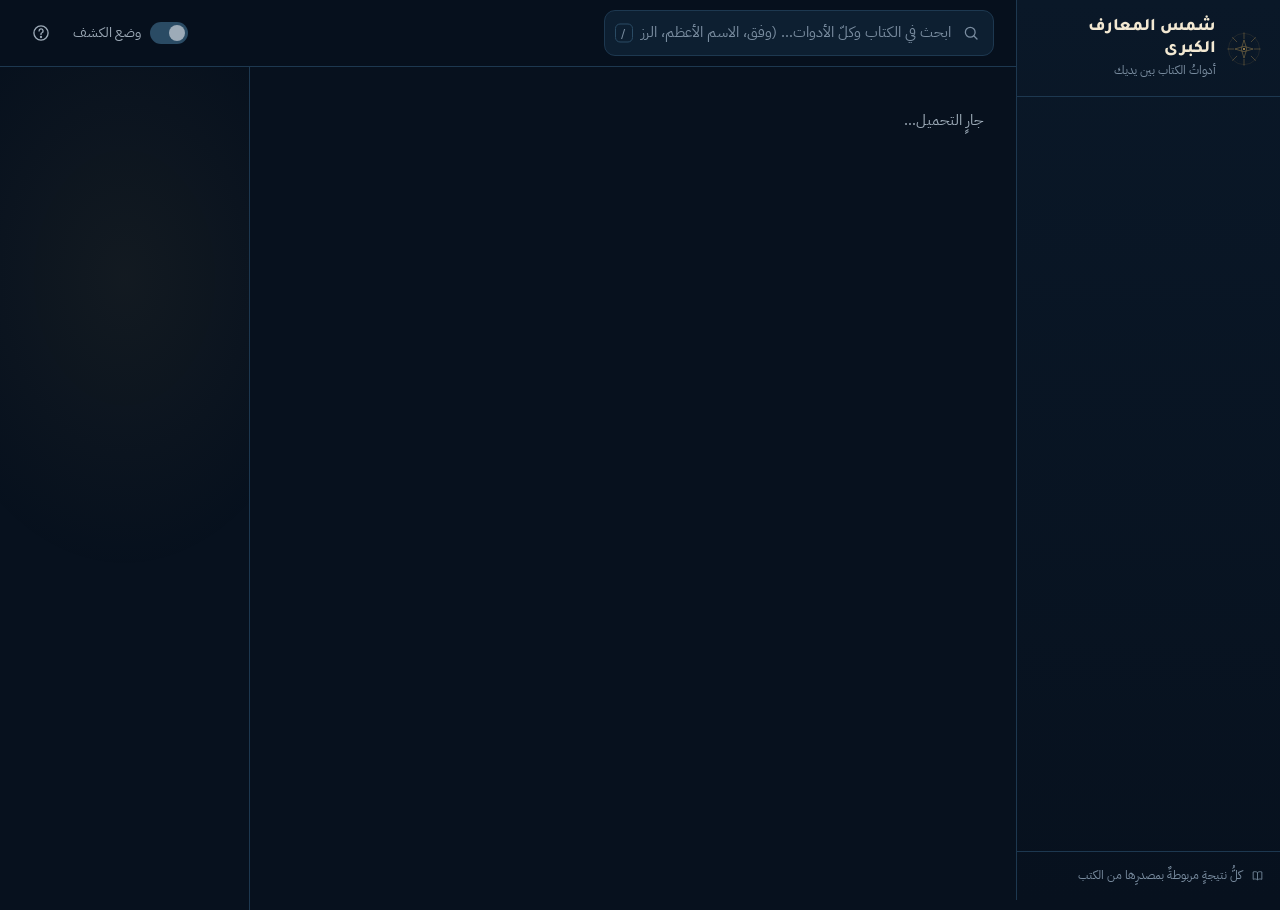
<file: index.html>
<!doctype html>
<html lang="ar" dir="rtl">
<head>
<meta charset="utf-8">
<meta http-equiv="refresh" content="0; url=web/index.html">
<title>شمس المعارف</title>
</head>
<body>
<p>جارٍ التحويل… <a href="web/index.html">اضغط هنا إذا لم يتم التحويل تلقائيًا</a></p>
</body>
</html>
</file>
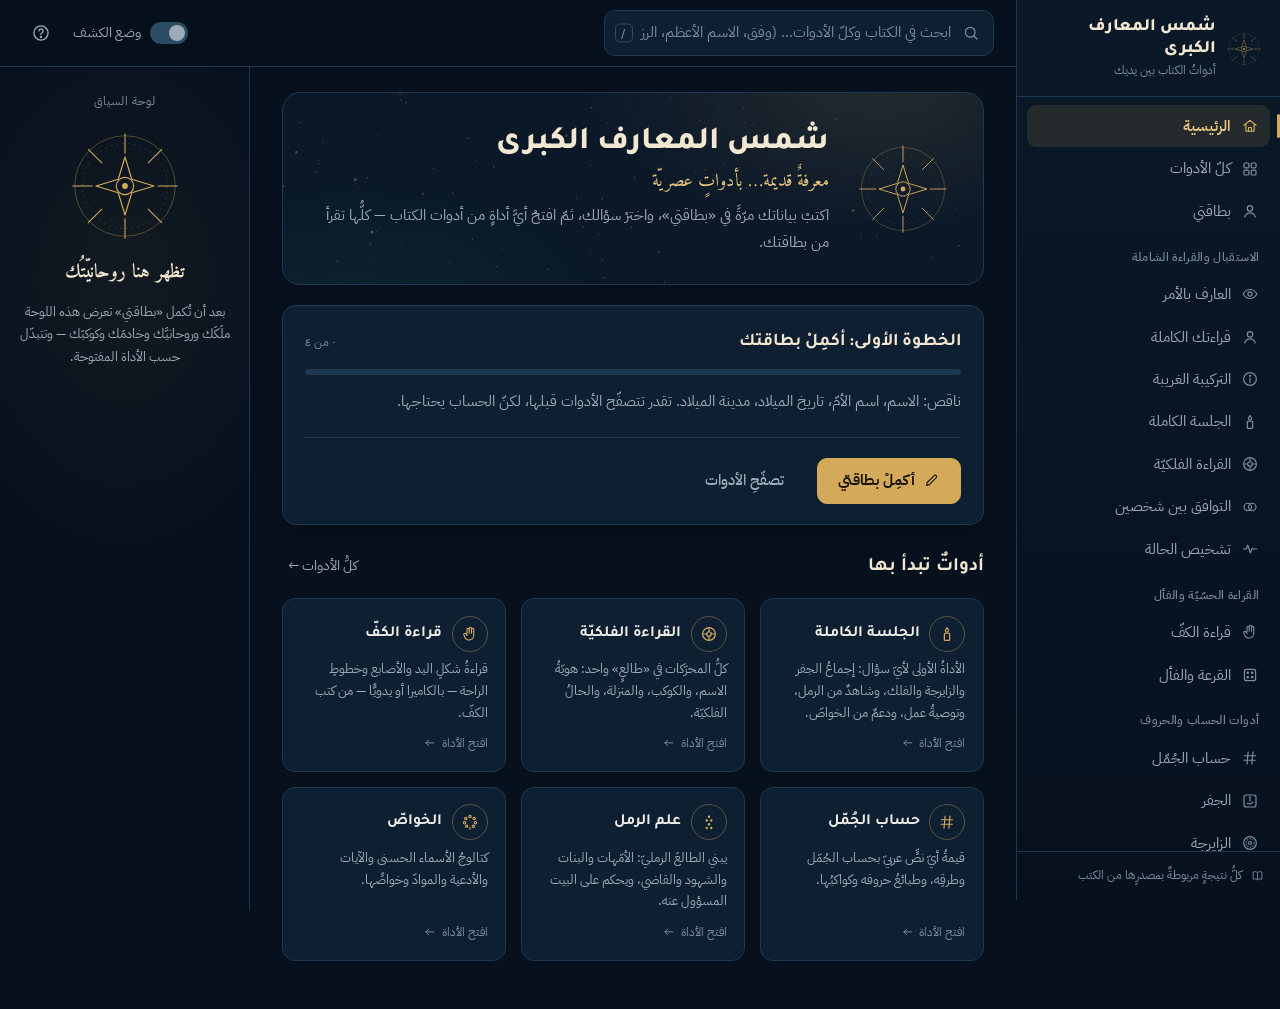
<file: web/index.html>
<!DOCTYPE html>
<html lang="ar" dir="rtl">
<head>
<meta charset="utf-8">
<meta name="viewport" content="width=device-width, initial-scale=1, viewport-fit=cover">
<meta name="theme-color" content="#0A1828">
<meta name="apple-mobile-web-app-capable" content="yes">
<meta name="mobile-web-app-capable" content="yes">
<meta name="apple-mobile-web-app-status-bar-style" content="black-translucent">
<title>شمس المعارف الكبرى</title>
<link rel="stylesheet" href="style.css">
</head>
<body>

<div class="app" id="app">
  <!-- القائمة الجانبيّة (على الموبايل والتابلت: درجٌ ينفتح من ☰) -->
  <aside class="sidebar" id="sidebar" aria-label="التنقّل">
    <div class="brand"><svg class="brandseal" aria-hidden="true"><use href="#i-seal"/></svg><div><div class="t">شمس المعارف الكبرى</div><div class="s">أدواتُ الكتاب بين يديك</div></div></div>
    <nav class="nav" id="nav"></nav>
    <div class="side-foot"><svg aria-hidden="true"><use href="#i-book"/></svg><span>كلُّ نتيجةٍ مربوطةٌ بمصدرِها من الكتب</span></div>
  </aside>
  <div class="scrim" id="scrim"></div>

  <div class="work">
    <header class="topbar" id="topbar">
      <button class="iconbtn burger" id="burger" type="button" aria-label="فتح القائمة"><svg aria-hidden="true"><use href="#i-menu"/></svg></button>
      <button class="iconbtn backbtn" id="backbtn" type="button" aria-label="رجوع"><svg aria-hidden="true"><use href="#i-back"/></svg></button>
      <div class="apptitle" id="apptitle">شمس المعارف الكبرى</div>
      <div class="search" id="searchbox">
        <svg class="ico" aria-hidden="true"><use href="#i-search"/></svg>
        <input id="q" type="search" placeholder="ابحث في الكتاب وكلّ الأدوات… (وفق، الاسم الأعظم، الرزق، حرمل)" autocomplete="off" aria-label="البحث العام" aria-controls="qout" aria-expanded="false">
        <kbd>/</kbd>
        <div class="out" id="qout" role="listbox" aria-label="نتائج البحث"></div>
      </div>
      <button class="btn ghost scancel" id="scancel" type="button">إلغاء</button>
      <div class="spacer"></div>
      <button class="iconbtn searchbtn" id="searchbtn" type="button" aria-label="بحث"><svg aria-hidden="true"><use href="#i-search"/></svg></button>
      <button class="iconbtn revbtn" id="revbtn" type="button" aria-pressed="false" aria-label="وضع الكشف" title="وضع الكشف"><svg aria-hidden="true"><use href="#i-eye"/></svg></button>
      <label class="tgl" title="يكشف كيف حُسِبت كلّ نتيجة، وأين تقع الحيلة">
        <input type="checkbox" id="revToggle"><span class="tr" aria-hidden="true"></span><span>وضع الكشف</span>
      </label>
      <button class="iconbtn helpbtn" id="helpbtn" type="button" aria-label="دليل الاستخدام" title="دليل الاستخدام"><svg aria-hidden="true"><use href="#i-help"/></svg></button>
    </header>

    <div class="shell-body">
      <div class="content" id="content">
        <!-- بطاقتي: صفحةٌ مستقلّة؛ تبقى حقولُها في الصفحة دائمًا لأنّ كلَّ الأدوات تقرأ منها -->
        <section id="mecard" hidden>
          <div class="ph"><div><div class="crumb">الرئيسية</div><h1>بطاقتي</h1>
            <p class="lead">املأها مرّةً واحدة؛ كلُّ الأدوات تحسب منها. الحسابُ بالحروف العربيّة، فاكتبِ الأسماءَ بها. تُحفَظ في متصفّحك فقط ولا تُرسَل لأيّ مكان.</p></div></div>
          <div class="me-summary" id="me-summary"></div>
          <div class="card mecard-form">
            <fieldset class="fs"><legend><span class="n">١</span>الهويّة</legend>
              <div class="fields">
                <div class="f"><label for="ctx-name">الاسم <span class="req">مطلوب</span></label><input id="ctx-name" class="in-x" placeholder="اكتب اسمك" dir="auto"></div>
                <div class="f"><label for="ctx-mother">اسم الأمّ <span class="req">مطلوب</span></label><input id="ctx-mother" class="in-x" placeholder="اسم أمّك" dir="auto"></div>
                <div class="f"><label for="ctx-sex">الجنس</label><select id="ctx-sex" class="in-x"><option value="m">ذكر</option><option value="f">أنثى</option></select></div>
              </div>
            </fieldset>
            <fieldset class="fs"><legend><span class="n">٢</span>السؤال / الحاجة</legend>
              <div class="fields">
                <div class="f full"><label for="ctx-question">سؤالُك</label>
                  <select id="ctx-question" class="in-x"><option value="">— اختر سؤالًا —</option></select>
                  <span class="fld-note">بعضُ الأسئلة عن شخصٍ آخر، فيظهر له قسمٌ خاصّ تحت.</span></div>
              </div>
            </fieldset>
            <fieldset class="fs" id="ctx-target-wrap" hidden><legend><span class="n">٣</span>الشخصُ الآخر <span class="opt">(لأنّ سؤالك عنه)</span></legend>
              <div class="fields">
                <div class="f"><label for="ctx-target">اسمُ الشخص الآخر</label><input id="ctx-target" class="in-x" placeholder="اكتب اسمه/اسمها" dir="auto">
                  <span class="fld-note">يُستعمَل فعليًّا في الحساب (توافقٌ حقيقيّ)، لا أن يبقى الجوابُ عامًّا لا يعرف عمّن يتحدّث.</span></div>
                <div class="f"><label for="ctx-target-mother">اسمُ أمّه/أمّها <span class="op">اختياريّ، يزيد الدقّة</span></label><input id="ctx-target-mother" class="in-x" placeholder="إن عرفتَه" dir="auto"></div>
              </div>
            </fieldset>
            <fieldset class="fs"><legend><span class="n">٤</span>بيانات الميلاد</legend>
              <div class="fields">
                <div class="f"><label for="ctx-date">تاريخ الميلاد <span class="req">مطلوب</span></label><input id="ctx-date" class="in-x" type="date"></div>
                <div class="f"><label for="ctx-time">ساعة الميلاد</label><input id="ctx-time" class="in-x" type="time" value="12:00">
                  <span class="fld-note">لا تعرفها بالضبط؟ الافتراضُ ظُهرًا، لكنّ الطالعَ يتغيّر كلَّ ساعتين تقريبًا — فأدخِلْها إن استطعت.</span></div>
              </div>
            </fieldset>
            <fieldset class="fs"><legend><span class="n">٥</span>الموقع</legend>
              <div class="fields">
                <div class="f full"><label for="ctx-city">مدينة الميلاد <span class="req">مطلوب</span></label>
                  <select id="ctx-city" class="in-x"><option value="">— اختر مدينة —</option></select>
                  <span class="fld-note">مدينتك غير موجودة؟ اختر أقرب مدينةٍ كبيرة، أو أدخِل الإحداثيّات تحت.</span></div>
                <div class="f full"><label for="ctx-res-city">مدينة السكن <span class="gloss">(اختياري — إن كانت غيرَ مدينة الميلاد)</span></label>
                  <select id="ctx-res-city" class="in-x"><option value="">— نفسُ مدينة الميلاد —</option></select>
                  <span class="fld-note">تُستعمَلُ لتحويلِ سنة المولد في «العارف بالأمر»: الكتبُ تحسبُه على المكان الذي تسكنُه.</span></div>
              </div>
              <details class="coords-adv">
                <summary><svg aria-hidden="true"><use href="#i-pin"/></svg>مدينتي غير موجودة — إحداثيّاتٌ يدويّة <span class="op">(اختياريّ)</span><svg class="chev" aria-hidden="true"><use href="#i-chev"/></svg></summary>
                <div class="fields three">
                  <div class="f"><label for="ctx-lat">خطّ العرض</label><input id="ctx-lat" class="in-x" type="number" step="0.0001" placeholder="مثلاً 31.9539"></div>
                  <div class="f"><label for="ctx-lon">خطّ الطول</label><input id="ctx-lon" class="in-x" type="number" step="0.0001" placeholder="مثلاً 35.9106"></div>
                  <div class="f"><label for="ctx-tz">فرقُ التوقيت عن UTC</label><input id="ctx-tz" class="in-x" type="number" step="0.5" placeholder="مثلاً 3"></div>
                </div>
                <div class="fld-note">إن مُلئ خطّا العرض والطول، يُستعملان بدل المدينة المختارة أعلاه.</div>
              </details>
            </fieldset>
            <div class="me-hint" id="me-hint" role="status"></div>
            <div class="form-foot">
              <button class="btn primary" id="me-done" type="button"><svg aria-hidden="true"><use href="#i-check"/></svg><span>تمّ — ابدأ الجلسة</span></button>
              <span class="grow"></span>
              <button class="btn danger" id="me-clear" type="button" aria-label="امسح البيانات" title="امسح البيانات"><svg aria-hidden="true"><use href="#i-trash"/></svg><span>امسحِ البيانات</span></button>
            </div>
            <div class="confirm" id="me-confirm" hidden>
              <span>تمسحُ كلَّ ما في البطاقة من هذا المتصفّح؟ لا يمكن التراجع.</span>
              <span class="grow"></span>
              <button class="btn danger" id="me-confirm-yes" type="button">نعم، امسح</button>
              <button class="btn ghost" id="me-confirm-no" type="button">تراجع</button>
            </div>
          </div>
        </section>
        <main id="main"><p class="kv">جارٍ التحميل…</p></main>
      </div>
      <aside class="deco" id="deco" aria-label="لوحة السياق"></aside>
    </div>
  </div>

  <nav class="bnav" id="bnav" aria-label="تنقّل سريع">
    <button type="button" data-tab="home"><svg aria-hidden="true"><use href="#i-home"/></svg><span>الرئيسية</span></button>
    <button type="button" data-tab="tools"><svg aria-hidden="true"><use href="#i-grid"/></svg><span>الأدوات</span></button>
    <button type="button" data-tab="card"><svg aria-hidden="true"><use href="#i-user"/></svg><span>بطاقتي</span></button>
    <button type="button" data-tab="search"><svg aria-hidden="true"><use href="#i-search"/></svg><span>البحث</span></button>
  </nav>
</div>

<svg width="0" height="0" style="position:absolute" aria-hidden="true">
  <defs>
    <symbol id="i-seal" viewBox="0 0 120 120" fill="none" stroke="#D4AA5A"><circle cx="60" cy="60" r="52" stroke-width=".8" opacity=".45"/><circle cx="60" cy="60" r="44" stroke-width=".6" opacity=".35" stroke-dasharray="2 4"/><path d="M60 6v20M60 94v20M6 60h20M94 60h20M22 22l14 14M84 84l14 14M98 22L84 36M36 84L22 98" stroke-width="1.1" stroke-linecap="round"/><path d="M60 30l7 23 23 7-23 7-7 23-7-23-23-7 23-7z" stroke-width="1.2" stroke-linejoin="round"/><circle cx="60" cy="60" r="9" stroke-width="1.2"/><circle cx="60" cy="60" r="3" fill="#D4AA5A" stroke="none"/></symbol>
    <symbol id="i-home" viewBox="0 0 24 24" fill="none" stroke="currentColor" stroke-width="1.6" stroke-linecap="round" stroke-linejoin="round"><path d="M4 11l8-6.5 8 6.5"/><path d="M6.5 9.5V19h11V9.5"/><path d="M10 19v-5h4v5"/></symbol>
    <symbol id="i-grid" viewBox="0 0 24 24" fill="none" stroke="currentColor" stroke-width="1.6" stroke-linejoin="round"><rect x="4" y="4" width="6.5" height="6.5" rx="1.5"/><rect x="13.5" y="4" width="6.5" height="6.5" rx="1.5"/><rect x="4" y="13.5" width="6.5" height="6.5" rx="1.5"/><rect x="13.5" y="13.5" width="6.5" height="6.5" rx="1.5"/></symbol>
    <symbol id="i-user" viewBox="0 0 24 24" fill="none" stroke="currentColor" stroke-width="1.6" stroke-linecap="round"><circle cx="12" cy="8.5" r="3.6"/><path d="M5 20c.8-3.6 3.6-5.6 7-5.6s6.2 2 7 5.6"/></symbol>
    <symbol id="i-search" viewBox="0 0 24 24" fill="none" stroke="currentColor" stroke-width="1.7" stroke-linecap="round"><circle cx="11" cy="11" r="6.5"/><path d="M16 16l4 4"/></symbol>
    <symbol id="i-menu" viewBox="0 0 24 24" fill="none" stroke="currentColor" stroke-width="1.7" stroke-linecap="round"><path d="M4 7h16M4 12h16M4 17h16"/></symbol>
    <symbol id="i-help" viewBox="0 0 24 24" fill="none" stroke="currentColor" stroke-width="1.6" stroke-linecap="round"><circle cx="12" cy="12" r="8.5"/><path d="M9.7 9.5a2.4 2.4 0 1 1 3.4 2.2c-.7.3-1.1.9-1.1 1.6v.4"/><circle cx="12" cy="16.8" r=".6" fill="currentColor"/></symbol>
    <symbol id="i-chev" viewBox="0 0 24 24" fill="none" stroke="currentColor" stroke-width="1.8" stroke-linecap="round" stroke-linejoin="round"><path d="M6 9.5l6 6 6-6"/></symbol>
    <symbol id="i-back" viewBox="0 0 24 24" fill="none" stroke="currentColor" stroke-width="1.7" stroke-linecap="round" stroke-linejoin="round"><path d="M10 6l6 6-6 6"/></symbol>
    <symbol id="i-arrow" viewBox="0 0 24 24" fill="none" stroke="currentColor" stroke-width="1.7" stroke-linecap="round" stroke-linejoin="round"><path d="M19 12H5M10 7l-5 5 5 5"/></symbol>
    <symbol id="i-check" viewBox="0 0 24 24" fill="none" stroke="currentColor" stroke-width="1.8" stroke-linecap="round" stroke-linejoin="round"><circle cx="12" cy="12" r="8.5"/><path d="M8.3 12.3l2.5 2.5 4.9-5"/></symbol>
    <symbol id="i-alert" viewBox="0 0 24 24" fill="none" stroke="currentColor" stroke-width="1.7" stroke-linecap="round"><circle cx="12" cy="12" r="8.5"/><path d="M12 7.6v5.2"/><circle cx="12" cy="16.2" r=".7" fill="currentColor"/></symbol>
    <symbol id="i-eye" viewBox="0 0 24 24" fill="none" stroke="currentColor" stroke-width="1.6" stroke-linecap="round" stroke-linejoin="round"><path d="M2.8 12s3.4-6 9.2-6 9.2 6 9.2 6-3.4 6-9.2 6-9.2-6-9.2-6z"/><circle cx="12" cy="12" r="2.8"/></symbol>
    <symbol id="i-cal" viewBox="0 0 24 24" fill="none" stroke="currentColor" stroke-width="1.6" stroke-linecap="round"><rect x="4" y="5.5" width="16" height="14" rx="2"/><path d="M4 10h16M8.5 3.5v4M15.5 3.5v4"/></symbol>
    <symbol id="i-clock" viewBox="0 0 24 24" fill="none" stroke="currentColor" stroke-width="1.6" stroke-linecap="round"><circle cx="12" cy="12" r="8.5"/><path d="M12 7.5V12l3 2"/></symbol>
    <symbol id="i-pin" viewBox="0 0 24 24" fill="none" stroke="currentColor" stroke-width="1.6" stroke-linejoin="round"><path d="M12 21s-6.5-6.2-6.5-11a6.5 6.5 0 1 1 13 0c0 4.8-6.5 11-6.5 11z"/><circle cx="12" cy="10" r="2.3"/></symbol>
    <symbol id="i-q" viewBox="0 0 24 24" fill="none" stroke="currentColor" stroke-width="1.6" stroke-linecap="round" stroke-linejoin="round"><path d="M4 6.5A2.5 2.5 0 0 1 6.5 4h11A2.5 2.5 0 0 1 20 6.5v7a2.5 2.5 0 0 1-2.5 2.5H11l-4.5 4v-4A2.5 2.5 0 0 1 4 13.5z"/></symbol>
    <symbol id="i-trash" viewBox="0 0 24 24" fill="none" stroke="currentColor" stroke-width="1.6" stroke-linecap="round" stroke-linejoin="round"><path d="M4.5 7h15M9.5 7V4.8h5V7M6.5 7l.8 12.2h9.4L17.5 7"/></symbol>
    <symbol id="i-edit" viewBox="0 0 24 24" fill="none" stroke="currentColor" stroke-width="1.6" stroke-linecap="round" stroke-linejoin="round"><path d="M5 19l1-4.2L15.8 5a2 2 0 0 1 2.9 2.9L9 17.8z"/></symbol>
    <symbol id="i-candle" viewBox="0 0 24 24" fill="none" stroke="currentColor" stroke-width="1.6" stroke-linecap="round" stroke-linejoin="round"><path d="M12 3.5c1.6 1.9 2 3 2 4a2 2 0 0 1-4 0c0-1 .4-2.1 2-4z"/><rect x="8.5" y="11" width="7" height="9.5" rx="1"/></symbol>
    <symbol id="i-astro" viewBox="0 0 24 24" fill="none" stroke="currentColor" stroke-width="1.6"><circle cx="12" cy="12" r="8.5"/><circle cx="12" cy="12" r="3"/><path d="M12 3.5v5M12 15.5v5M3.5 12h5M15.5 12h5" stroke-linecap="round"/></symbol>
    <symbol id="i-rings" viewBox="0 0 24 24" fill="none" stroke="currentColor" stroke-width="1.6"><circle cx="9" cy="12" r="5"/><circle cx="15" cy="12" r="5"/></symbol>
    <symbol id="i-pulse" viewBox="0 0 24 24" fill="none" stroke="currentColor" stroke-width="1.6" stroke-linecap="round" stroke-linejoin="round"><path d="M3 12h4l2-5 3.5 10 2.5-6 1.5 1H21"/></symbol>
    <symbol id="i-hand" viewBox="0 0 24 24" fill="none" stroke="currentColor" stroke-width="1.5" stroke-linecap="round" stroke-linejoin="round"><path d="M8 12V6a1.5 1.5 0 0 1 3 0v5M11 11V4.5a1.5 1.5 0 0 1 3 0V11M14 11V6a1.5 1.5 0 0 1 3 0v7c0 4-2.6 7-6.5 7-2.6 0-4.3-1.4-5.5-3.8L3.8 13a1.5 1.5 0 0 1 2.6-1.4L8 14"/></symbol>
    <symbol id="i-dice" viewBox="0 0 24 24" fill="none" stroke="currentColor" stroke-width="1.6"><rect x="4.5" y="4.5" width="15" height="15" rx="3"/><circle cx="9" cy="9" r="1" fill="currentColor"/><circle cx="15" cy="15" r="1" fill="currentColor"/><circle cx="15" cy="9" r="1" fill="currentColor"/><circle cx="9" cy="15" r="1" fill="currentColor"/></symbol>
    <symbol id="i-hash" viewBox="0 0 24 24" fill="none" stroke="currentColor" stroke-width="1.6" stroke-linecap="round"><path d="M9.5 4L8 20M16 4l-1.5 16M4.5 9h15M4 15h15"/></symbol>
    <symbol id="i-letter" viewBox="0 0 24 24" fill="none" stroke="currentColor" stroke-width="1.6" stroke-linecap="round" stroke-linejoin="round"><rect x="4" y="4" width="16" height="16" rx="3"/><path d="M8 15c2.5 1.2 6 1 8-1.5M12 8.5v3.5"/><circle cx="12" cy="7" r=".5" fill="currentColor"/></symbol>
    <symbol id="i-dial" viewBox="0 0 24 24" fill="none" stroke="currentColor" stroke-width="1.5"><circle cx="12" cy="12" r="8.5"/><circle cx="12" cy="12" r="5.5" stroke-dasharray="1.5 2"/><circle cx="12" cy="12" r="2"/></symbol>
    <symbol id="i-raml" viewBox="0 0 24 24" fill="currentColor"><circle cx="12" cy="5" r="1.6"/><circle cx="9" cy="10" r="1.6"/><circle cx="15" cy="10" r="1.6"/><circle cx="12" cy="15" r="1.6"/><circle cx="9" cy="20" r="1.6"/><circle cx="15" cy="20" r="1.6"/></symbol>
    <symbol id="i-square" viewBox="0 0 24 24" fill="none" stroke="currentColor" stroke-width="1.5"><rect x="4" y="4" width="16" height="16" rx="1.5"/><path d="M9.3 4v16M14.7 4v16M4 9.3h16M4 14.7h16"/></symbol>
    <symbol id="i-planet" viewBox="0 0 24 24" fill="none" stroke="currentColor" stroke-width="1.6" stroke-linecap="round"><circle cx="12" cy="12" r="5"/><path d="M4.2 15.5c-1.6 2 .1 3.3 4 2.4 2.7-.6 6-2.2 8.9-4.4 3.8-2.9 5.3-6 3.4-6.7-.8-.3-2.1-.1-3.6.4"/></symbol>
    <symbol id="i-person-star" viewBox="0 0 24 24" fill="none" stroke="currentColor" stroke-width="1.6" stroke-linecap="round" stroke-linejoin="round"><circle cx="10" cy="8.5" r="3.4"/><path d="M3.8 19.5c.7-3.4 3.2-5.2 6.2-5.2 1.3 0 2.5.3 3.4.9"/><path d="M17.5 13.5l.9 1.9 2 .3-1.5 1.4.4 2-1.8-1-1.8 1 .4-2-1.5-1.4 2-.3z"/></symbol>
    <symbol id="i-pen" viewBox="0 0 24 24" fill="none" stroke="currentColor" stroke-width="1.6" stroke-linecap="round" stroke-linejoin="round"><path d="M14.5 4.5l5 5-9.5 9.5H5v-5z"/><path d="M12.5 6.5l5 5"/></symbol>
    <symbol id="i-wings" viewBox="0 0 24 24" fill="none" stroke="currentColor" stroke-width="1.5" stroke-linecap="round" stroke-linejoin="round"><circle cx="12" cy="7" r="2.3"/><path d="M12 10v9M12 12c-2.5-3-6-4-9-3 1 4 4.5 6 9 6M12 12c2.5-3 6-4 9-3-1 4-4.5 6-9 6"/></symbol>
    <symbol id="i-flame" viewBox="0 0 24 24" fill="none" stroke="currentColor" stroke-width="1.6" stroke-linejoin="round"><path d="M12 3.5c3.5 3.4 6 6.4 6 10a6 6 0 0 1-12 0c0-2.4 1.3-4.3 3-5.8.3 1.8 1.2 3 2.6 3.3-.5-2.8-.2-5.2.4-7.5z"/></symbol>
    <symbol id="i-beads" viewBox="0 0 24 24" fill="none" stroke="currentColor" stroke-width="1.5"><circle cx="12" cy="4.8" r="1.6"/><circle cx="17.6" cy="7.4" r="1.6"/><circle cx="19.2" cy="13" r="1.6"/><circle cx="6.4" cy="7.4" r="1.6"/><circle cx="4.8" cy="13" r="1.6"/><circle cx="7.6" cy="17.8" r="1.6"/><circle cx="16.4" cy="17.8" r="1.6"/><path d="M12 19.5v2" stroke-linecap="round"/></symbol>
    <symbol id="i-mask" viewBox="0 0 24 24" fill="none" stroke="currentColor" stroke-width="1.6" stroke-linecap="round" stroke-linejoin="round"><path d="M4 6c5-1.5 11-1.5 16 0 0 7-3.2 12-8 12S4 13 4 6z"/><path d="M8 10.5c.8-.6 1.8-.6 2.5 0M13.5 10.5c.8-.6 1.8-.6 2.5 0M9.5 14.5c1.6 1 3.4 1 5 0"/></symbol>
    <symbol id="i-book" viewBox="0 0 24 24" fill="none" stroke="currentColor" stroke-width="1.6" stroke-linejoin="round"><path d="M4 5.5c2.8-1 5.5-.8 8 1 2.5-1.8 5.2-2 8-1V19c-2.8-1-5.5-.8-8 1-2.5-1.8-5.2-2-8-1z"/><path d="M12 6.5V20"/></symbol>
    <symbol id="i-guide" viewBox="0 0 24 24" fill="none" stroke="currentColor" stroke-width="1.6" stroke-linecap="round" stroke-linejoin="round"><path d="M6 4h10a2 2 0 0 1 2 2v14H8a2 2 0 0 1-2-2z"/><path d="M6 18a2 2 0 0 1 2-2h10M10 8h5M10 11h3"/></symbol>
    <symbol id="i-info" viewBox="0 0 24 24" fill="none" stroke="currentColor" stroke-width="1.6" stroke-linecap="round"><circle cx="12" cy="12" r="8.5"/><path d="M12 11v5.5"/><circle cx="12" cy="7.8" r=".7" fill="currentColor"/></symbol>
  </defs>
</svg>

<script type="module" src="app.js"></script>
</body>
</html>
</file>
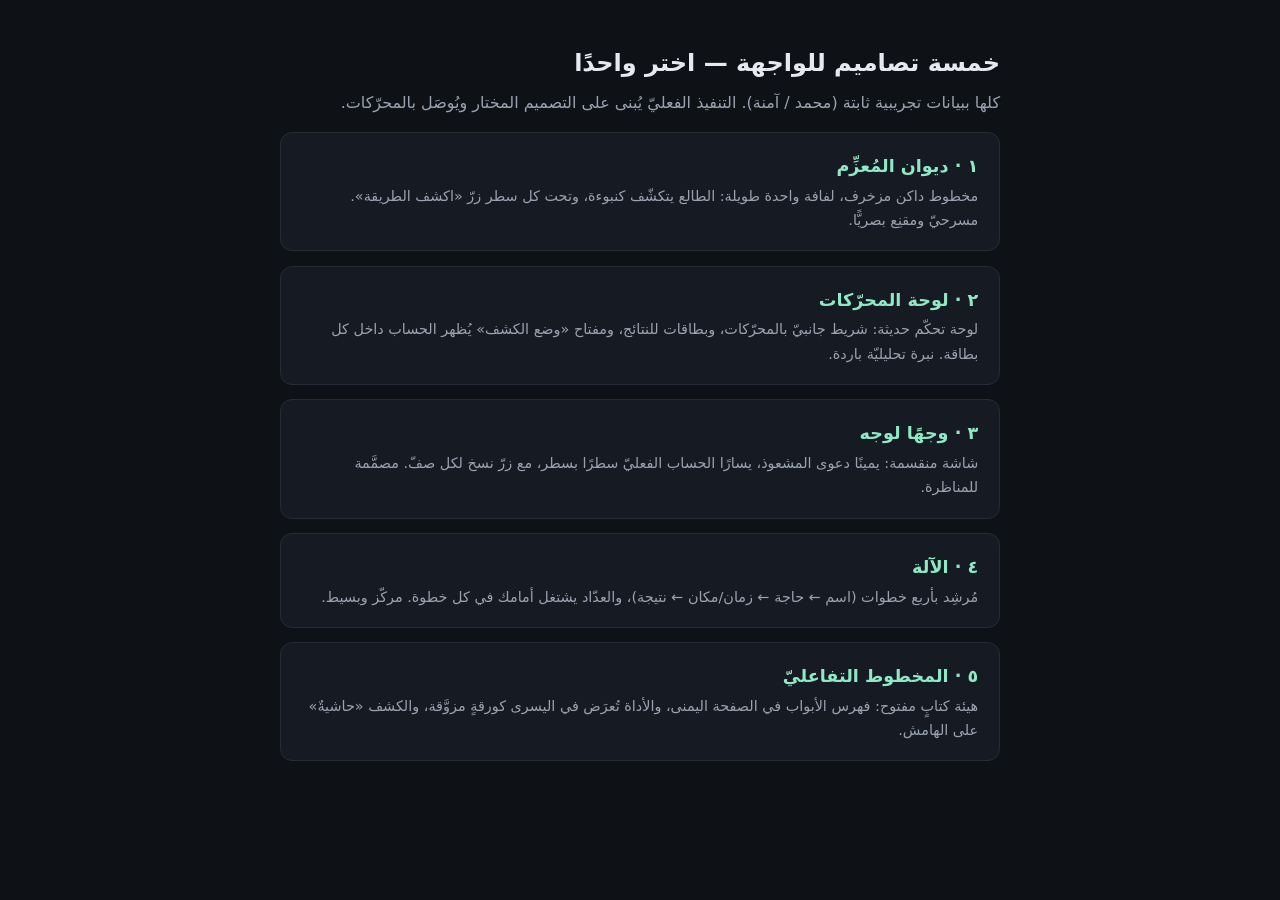
<file: web/mockups/index.html>
<!DOCTYPE html>
<html lang="ar" dir="rtl">
<head>
<meta charset="utf-8">
<meta name="viewport" content="width=device-width, initial-scale=1">
<title>اختر تصميم الواجهة</title>
<style>
  body{margin:0;background:#0e1116;color:#e6e9ef;font-family:"Segoe UI","Noto Sans Arabic",system-ui,sans-serif;
    line-height:1.7;padding:2.5rem 1.2rem}
  main{max-width:720px;margin:0 auto}
  h1{font-size:1.5rem;margin:.2rem 0}
  p.lead{color:#9aa3b2;margin-top:.3rem}
  a.card{display:block;text-decoration:none;color:inherit;background:#161a22;border:1px solid #262b36;
    border-radius:12px;padding:1.1rem 1.3rem;margin:.9rem 0}
  a.card:hover{border-color:#3f9d81}
  a.card h2{margin:.1rem 0;font-size:1.1rem;color:#8fe9c4}
  a.card .k{color:#9aa3b2;font-size:.9rem}
</style>
</head>
<body>
<main>
  <h1>خمسة تصاميم للواجهة — اختر واحدًا</h1>
  <p class="lead">كلها ببيانات تجريبية ثابتة (محمد / آمنة). التنفيذ الفعليّ يُبنى على التصميم المختار ويُوصَل بالمحرّكات.</p>

  <a class="card" href="1-diwan.html">
    <h2>١ · ديوان المُعزِّم</h2>
    <div class="k">مخطوط داكن مزخرف، لفافة واحدة طويلة: الطالع يتكشّف كنبوءة، وتحت كل سطر زرّ «اكشف الطريقة». مسرحيّ ومقنِع بصريًّا.</div>
  </a>
  <a class="card" href="2-dashboard.html">
    <h2>٢ · لوحة المحرّكات</h2>
    <div class="k">لوحة تحكّم حديثة: شريط جانبيّ بالمحرّكات، وبطاقات للنتائج، ومفتاح «وضع الكشف» يُظهر الحساب داخل كل بطاقة. نبرة تحليليّة باردة.</div>
  </a>
  <a class="card" href="3-split.html">
    <h2>٣ · وجهًا لوجه</h2>
    <div class="k">شاشة منقسمة: يمينًا دعوى المشعوذ، يسارًا الحساب الفعليّ سطرًا بسطر، مع زرّ نسخ لكل صفّ. مصمَّمة للمناظرة.</div>
  </a>
  <a class="card" href="4-machine.html">
    <h2>٤ · الآلة</h2>
    <div class="k">مُرشِد بأربع خطوات (اسم ← حاجة ← زمان/مكان ← نتيجة)، والعدّاد يشتغل أمامك في كل خطوة. مركّز وبسيط.</div>
  </a>
  <a class="card" href="5-manuscript.html">
    <h2>٥ · المخطوط التفاعليّ</h2>
    <div class="k">هيئة كتابٍ مفتوح: فهرس الأبواب في الصفحة اليمنى، والأداة تُعرَض في اليسرى كورقةٍ مزوَّقة، والكشف «حاشيةٌ» على الهامش.</div>
  </a>
</main>
</body>
</html>
</file>
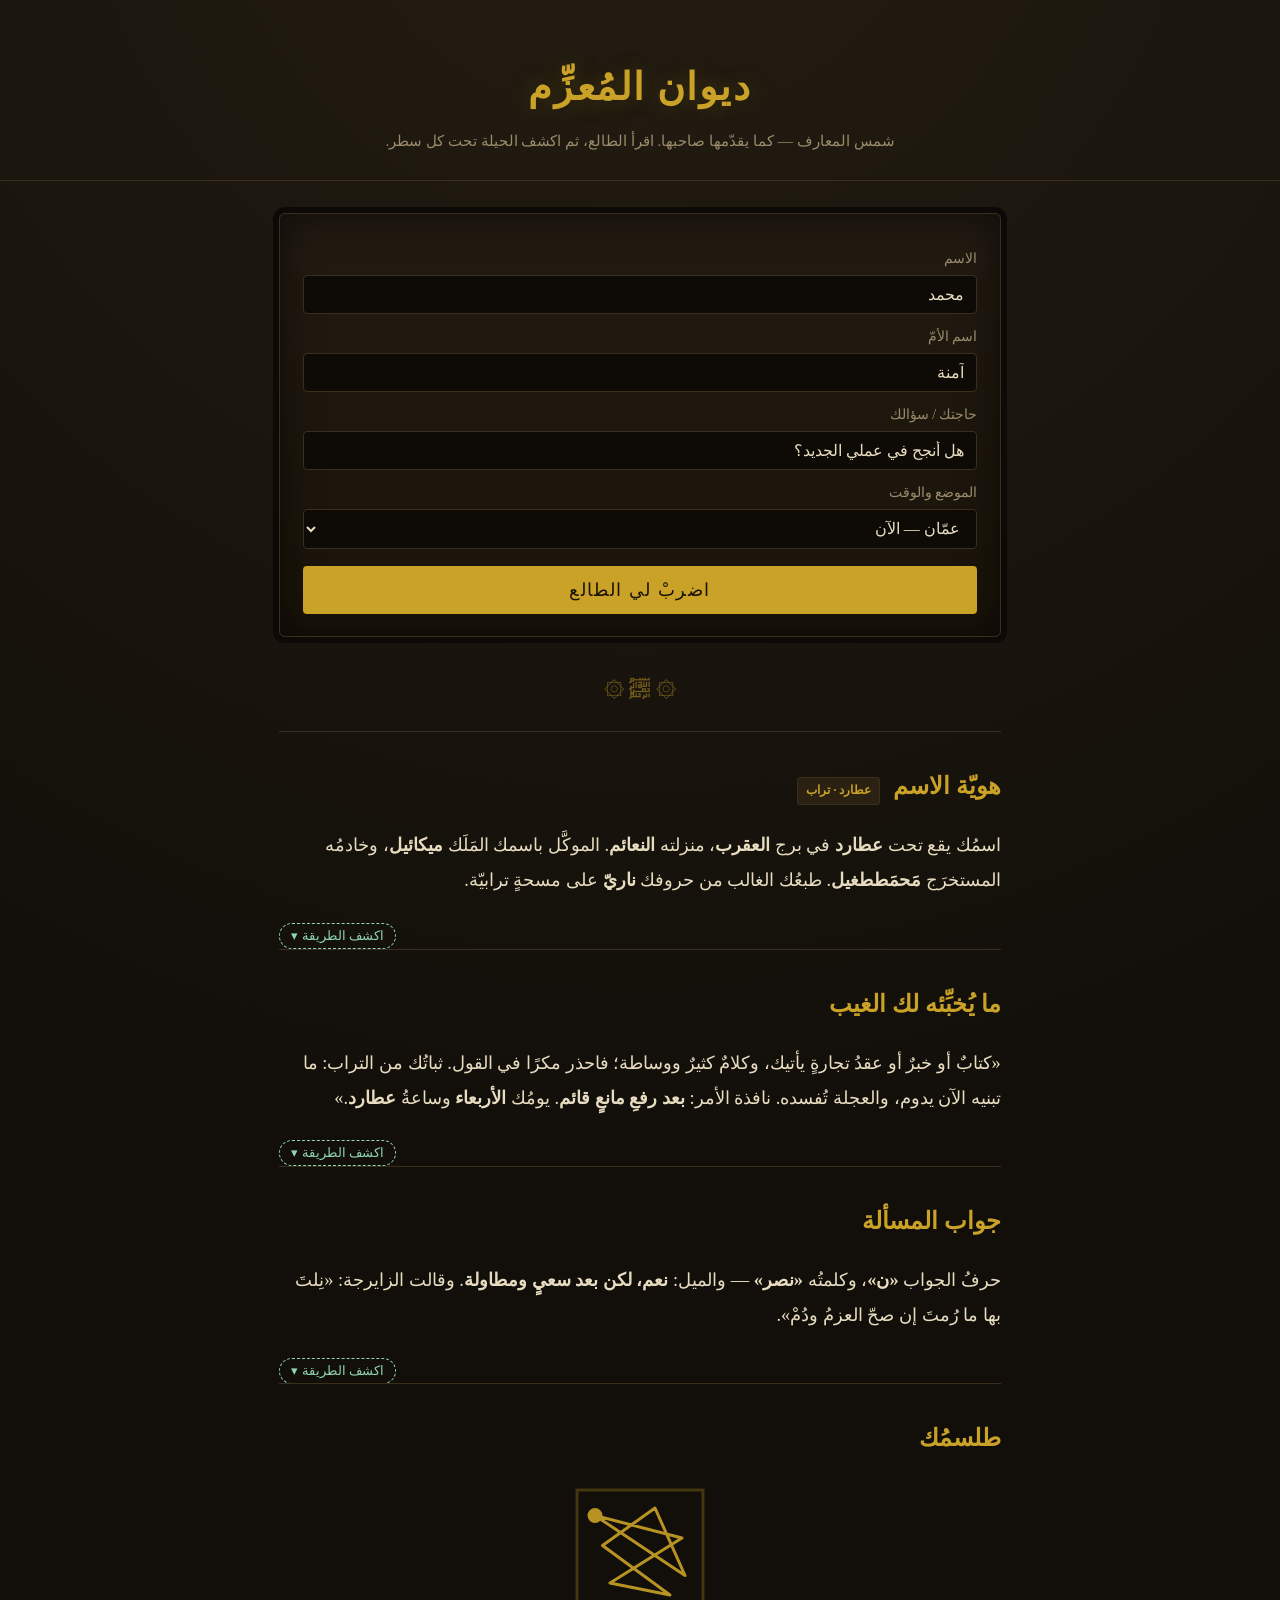
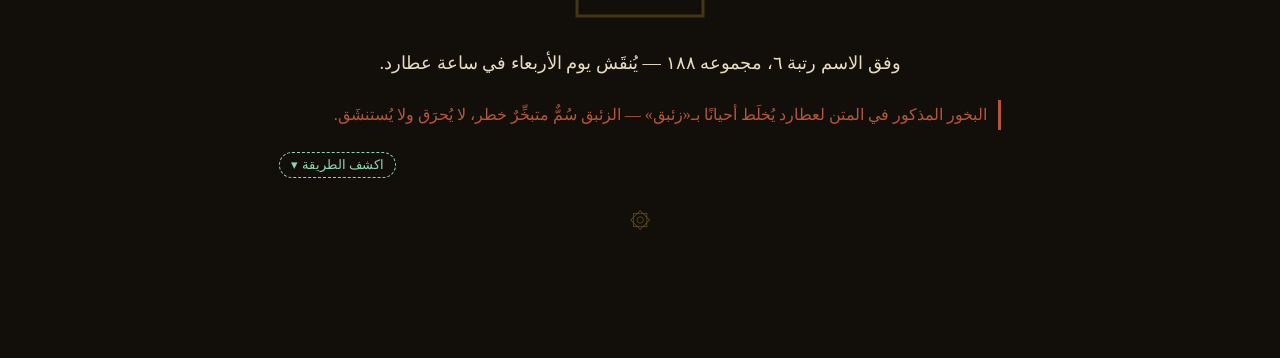
<file: web/mockups/1-diwan.html>
<!DOCTYPE html>
<html lang="ar" dir="rtl">
<head>
<meta charset="utf-8">
<meta name="viewport" content="width=device-width, initial-scale=1">
<title>Mockup 1 — ديوان المُعزِّم</title>
<style>
  :root{
    --bg:#120f0a; --panel:#1c1710; --ink:#e8dcc0; --muted:#9a8b6a;
    --gold:#c9a227; --rule:#3a2f1e; --danger:#b5563b; --reveal:#0e1a14; --reveal-ink:#8fd6b0;
  }
  *{box-sizing:border-box}
  body{margin:0;background:
     radial-gradient(circle at 50% -10%, #241d12, var(--bg) 60%);
     color:var(--ink);font-family:"Amiri","Scheherazade New","Times New Roman",serif;
     line-height:1.9;padding:0 0 6rem}
  header{text-align:center;padding:3rem 1rem 1.5rem;border-bottom:1px double var(--rule)}
  h1{font-size:2.4rem;margin:.2rem;color:var(--gold);letter-spacing:.04em;
     text-shadow:0 0 24px rgba(201,162,39,.25)}
  .sub{color:var(--muted);font-size:.95rem}
  main{max-width:760px;margin:0 auto;padding:0 1.2rem}
  .altar{background:linear-gradient(#221b12,#191309);border:1px solid var(--rule);
     border-radius:6px;padding:1.4rem;margin:2rem 0;
     box-shadow:inset 0 0 40px rgba(0,0,0,.6), 0 0 0 6px #0c0906}
  .altar label{display:block;font-size:.85rem;color:var(--muted);margin:.6rem 0 .2rem}
  .altar input,.altar select{width:100%;background:#0e0b07;border:1px solid var(--rule);
     color:var(--ink);padding:.6rem .8rem;border-radius:4px;font-family:inherit;font-size:1rem}
  .cast{margin-top:1.1rem;width:100%;background:var(--gold);color:#1a1305;border:0;
     padding:.8rem;font-size:1.15rem;font-family:inherit;border-radius:4px;cursor:pointer;
     letter-spacing:.08em}
  .folio{border-top:1px solid var(--rule);padding:2rem 0;position:relative}
  .folio h2{color:var(--gold);font-size:1.5rem;margin:0 0 .3rem}
  .folio .verdict{font-size:1.15rem}
  .ornament{color:var(--gold);text-align:center;font-size:1.3rem;opacity:.5;margin:1.4rem 0}
  .sigil{display:block;margin:1rem auto;width:150px;height:150px;color:var(--gold);opacity:.9}
  .danger{color:var(--danger);border-right:3px solid var(--danger);padding-right:.7rem}
  .reveal-btn{background:transparent;border:1px dashed var(--reveal-ink);color:var(--reveal-ink);
     font-family:inherit;font-size:.8rem;padding:.25rem .7rem;border-radius:20px;cursor:pointer;
     float:left;margin-top:.4rem}
  .reveal{background:var(--reveal);border:1px solid #1f3a2c;border-radius:5px;color:var(--reveal-ink);
     font-family:"DejaVu Sans Mono",ui-monospace,monospace;font-size:.82rem;line-height:1.7;
     padding:1rem;margin-top:.8rem;white-space:pre-wrap;direction:ltr;text-align:left;display:none}
  .reveal.open{display:block}
  .tag{display:inline-block;background:#2a2113;color:var(--gold);border:1px solid var(--rule);
     font-size:.75rem;padding:.1rem .5rem;border-radius:3px;margin-inline-start:.4rem}
</style>
</head>
<body>
<header>
  <h1>ديوان المُعزِّم</h1>
  <div class="sub">شمس المعارف — كما يقدّمها صاحبها. اقرأ الطالع، ثم اكشف الحيلة تحت كل سطر.</div>
</header>
<main>
  <section class="altar">
    <label>الاسم</label><input value="محمد">
    <label>اسم الأمّ</label><input value="آمنة">
    <label>حاجتك / سؤالك</label><input value="هل أنجح في عملي الجديد؟">
    <label>الموضع والوقت</label>
    <select><option>عمّان — الآن</option><option>مكّة — الآن</option><option>تحديد يدويّ…</option></select>
    <button class="cast">اضربْ لي الطالع</button>
  </section>

  <div class="ornament">۞ ﷽ ۞</div>

  <div class="folio">
    <h2>هويّة الاسم <span class="tag">عطارد · تراب</span></h2>
    <p class="verdict">اسمُك يقع تحت <b>عطارد</b> في برج <b>العقرب</b>، منزلته <b>النعائم</b>.
    الموكَّل باسمك المَلَك <b>ميكائيل</b>، وخادمُه المستخرَج <b>مَحمَططغيل</b>.
    طبعُك الغالب من حروفك <b>ناريّ</b> على مسحةٍ ترابيّة.</p>
    <button class="reveal-btn" onclick="t(this)">اكشف الطريقة ▾</button>
    <div class="reveal">جُمّل «محمد» = 92
جُمّل «امنه» = 96
المجموع = 188
188 ÷ 4 ⇒ 0 ⇒ العنصر: تراب
188 ÷ 7 ⇒ 6 ⇒ الكوكب: عطارد
188 ÷ 12 ⇒ 8 ⇒ البرج: العقرب
188 ÷ 28 ⇒ 20 ⇒ المنزلة: النعائم
الخادم: جذر «محم» + لاحقة عنصر تراب «ططغيل»
كل قيمة أعلاه = قسمةٌ على عددٍ ثابتٍ ثم فهرسةٌ في جدول. لا وحي.</div>
  </div>

  <div class="folio">
    <h2>ما يُخبِّئه لك الغيب</h2>
    <p class="verdict">«كتابٌ أو خبرٌ أو عقدُ تجارةٍ يأتيك، وكلامٌ كثيرٌ ووساطة؛
    فاحذر مكرًا في القول. ثباتُك من التراب: ما تبنيه الآن يدوم، والعجلة تُفسده.
    نافذة الأمر: <b>بعد رفعِ مانعٍ قائم</b>. يومُك <b>الأربعاء</b> وساعةُ <b>عطارد</b>.»</p>
    <button class="reveal-btn" onclick="t(this)">اكشف الطريقة ▾</button>
    <div class="reveal">fortune.byPlanet = BY_PLANET["عطارد"]   // نصّ ثابت
fortune.byElement = BY_ELEMENT["تراب"]   // نصّ ثابت
188 % 12 = 8 ⇒ TIMING_BY_SIGN[8] = "بعد رفعِ مانعٍ قائم"
يومُ عطارد = الأربعاء (جدول ثابت)
=> الفقرة كلّها انتقاءٌ من جداول بمُدخَلٍ واحد: 188.</div>
  </div>

  <div class="folio">
    <h2>جواب المسألة</h2>
    <p class="verdict">حرفُ الجواب <b>«ن»</b>، وكلمتُه <b>«نصر»</b> — والميل: <b>نعم، لكن بعد سعيٍ ومطاولة</b>.
    وقالت الزايرجة: «نِلتَ بها ما رُمتَ إن صحّ العزمُ ودُمْ».</p>
    <button class="reveal-btn" onclick="t(this)">اكشف الطريقة ▾</button>
    <div class="reveal">جُمّل السؤال + جُمّل البسملة(786) + جُمّل الاسم + جُمّل الأم = مجموع
إسقاط المجموع ÷ 28 ⇒ باقٍ ⇒ حرف الجواب «ن»
إسقاط ÷ 4 ⇒ باقٍ ⇒ ANSWER_TENOR[باقٍ-1] = "نعم، لكن بعد سعيٍ ومطاولة"
الزايرجة: نفس المدخلات ⇒ نفس البيت حرفيًّا، وتغيير درجة الطالع درجةً واحدة يقلبه.</div>
  </div>

  <div class="folio">
    <h2>طلسمُك</h2>
    <svg class="sigil" viewBox="0 0 100 100" fill="none" stroke="currentColor" stroke-width="2">
      <rect x="8" y="8" width="84" height="84" stroke-opacity=".3"/>
      <polyline points="20,25 78,40 30,70 70,78 25,45 60,20 80,65 20,25" stroke-linejoin="round"/>
      <circle cx="20" cy="25" r="4" fill="currentColor"/>
    </svg>
    <p class="verdict" style="text-align:center">وفق الاسم رتبة ٦، مجموعه ١٨٨ — يُنقَش يوم الأربعاء في ساعة عطارد.</p>
    <p class="danger">البخور المذكور في المتن لعطارد يُخلَط أحيانًا بـ«زئبق» — الزئبق سُمٌّ متبخِّرٌ خطر، لا يُحرَق ولا يُستنشَق.</p>
    <button class="reveal-btn" onclick="t(this)">اكشف الطريقة ▾</button>
    <div class="reveal">السيجيل = خطٌّ يصل خانات الوفق على ترتيب أعدادها 1..36.
الوفق = مربّع سيام/ستراتشي ثم إزاحة كل خانة لتُصبح ∑ الصف = 188.
"ساعة عطارد" = قسمة ما بين الشروق والغروب على 12 ثم عدٌّ بترتيب الكلدانيين.</div>
  </div>

  <div class="ornament">۞</div>
</main>
<script>
function t(b){const r=b.nextElementSibling;r.classList.toggle('open');
  b.textContent=r.classList.contains('open')?'أخفِ الطريقة ▴':'اكشف الطريقة ▾';}
</script>
</body>
</html>
</file>
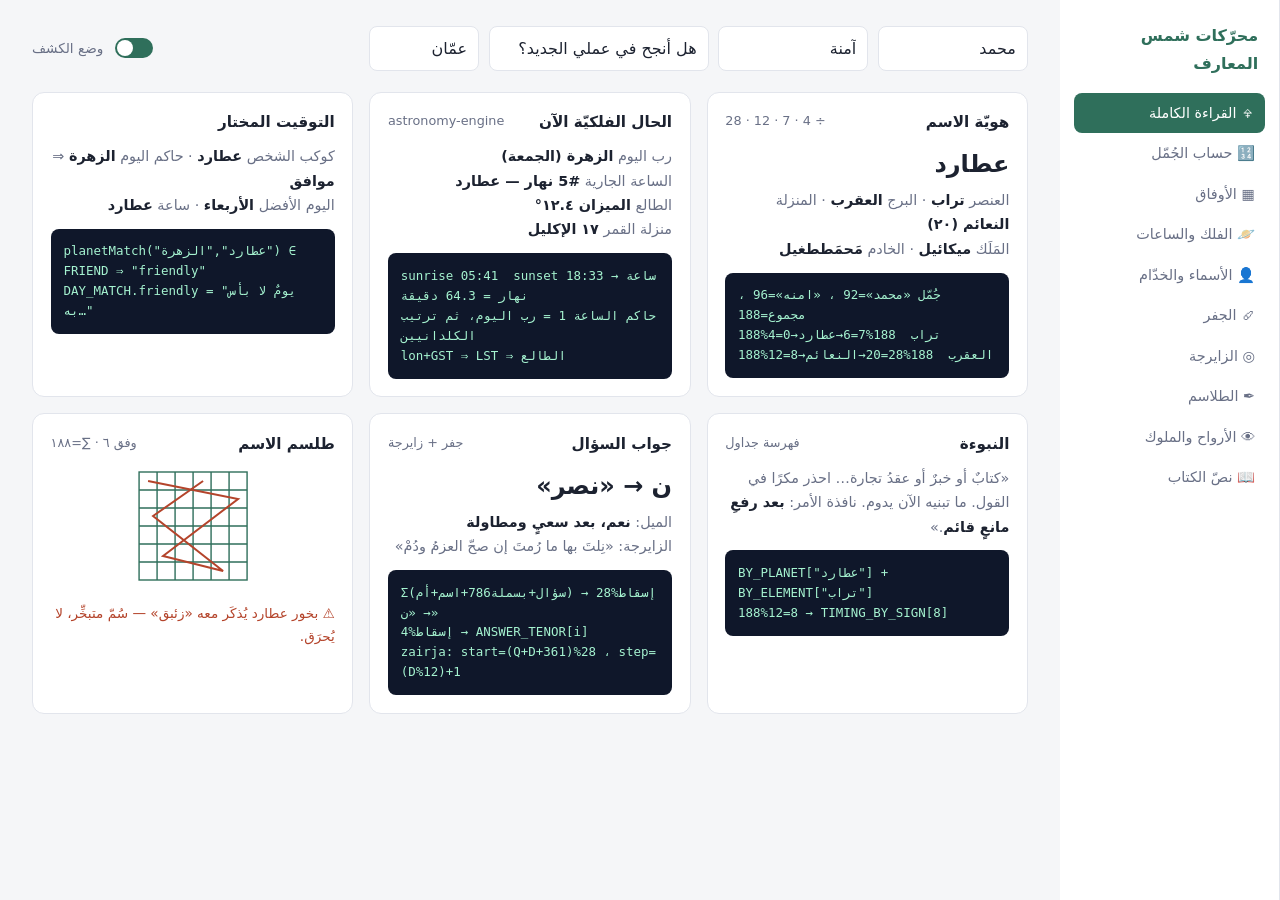
<file: web/mockups/2-dashboard.html>
<!DOCTYPE html>
<html lang="ar" dir="rtl">
<head>
<meta charset="utf-8">
<meta name="viewport" content="width=device-width, initial-scale=1">
<title>Mockup 2 — لوحة المحرّكات</title>
<style>
  :root{
    --bg:#f5f6f8;--card:#fff;--ink:#1c2230;--muted:#697086;--line:#e2e5ec;
    --accent:#2f6f5b;--accent-ink:#fff;--code:#0f172a;--code-ink:#a5f3d0;--warn:#b4442b;
  }
  @media (prefers-color-scheme:dark){:root{
    --bg:#0e1116;--card:#161a22;--ink:#e6e9ef;--muted:#9aa3b2;--line:#262b36;
    --accent:#3f9d81;--code:#0a0e14;--code-ink:#8fe9c4;
  }}
  *{box-sizing:border-box}
  body{margin:0;background:var(--bg);color:var(--ink);
    font-family:"Segoe UI","Noto Sans Arabic",system-ui,sans-serif;line-height:1.7}
  .wrap{display:grid;grid-template-columns:220px 1fr;min-height:100vh}
  aside{background:var(--card);border-inline-start:1px solid var(--line);padding:1.2rem .9rem}
  aside h1{font-size:1rem;margin:.2rem .4rem 1rem;color:var(--accent)}
  .mod{display:flex;gap:.5rem;align-items:center;padding:.5rem .6rem;border-radius:8px;
    font-size:.9rem;color:var(--muted);cursor:pointer}
  .mod.active{background:var(--accent);color:var(--accent-ink)}
  .mod:not(.active):hover{background:var(--bg)}
  main{padding:1.6rem 2rem}
  .topbar{display:flex;justify-content:space-between;align-items:center;flex-wrap:wrap;gap:1rem;margin-bottom:1.3rem}
  .inputs{display:flex;gap:.6rem;flex-wrap:wrap}
  .inputs input{background:var(--card);border:1px solid var(--line);color:var(--ink);
    padding:.5rem .7rem;border-radius:8px;font:inherit;width:150px}
  .switch{display:flex;align-items:center;gap:.5rem;font-size:.85rem;color:var(--muted)}
  .switch input{width:38px;height:20px;appearance:none;background:var(--line);border-radius:20px;position:relative;cursor:pointer}
  .switch input:checked{background:var(--accent)}
  .switch input::after{content:"";position:absolute;width:16px;height:16px;background:#fff;border-radius:50%;top:2px;right:2px;transition:.15s}
  .switch input:checked::after{right:20px}
  .grid{display:grid;grid-template-columns:repeat(auto-fill,minmax(270px,1fr));gap:1rem}
  .card{background:var(--card);border:1px solid var(--line);border-radius:12px;padding:1.1rem}
  .card h3{margin:0 0 .5rem;font-size:.95rem;display:flex;justify-content:space-between}
  .card h3 span{color:var(--muted);font-weight:400;font-size:.8rem}
  .big{font-size:1.5rem;font-weight:700;margin:.2rem 0}
  .kv{font-size:.9rem;color:var(--muted)}
  .kv b{color:var(--ink)}
  .warn{color:var(--warn);font-size:.85rem;margin-top:.5rem}
  .reveal{background:var(--code);color:var(--code-ink);border-radius:8px;padding:.8rem;
    font-family:ui-monospace,"DejaVu Sans Mono",monospace;font-size:.78rem;line-height:1.6;
    white-space:pre-wrap;direction:ltr;text-align:left;margin-top:.7rem}
  body:not(.reveal-on) .reveal{display:none}
  svg.mini{width:100%;height:120px;color:var(--accent)}
</style>
</head>
<body class="reveal-on">
<div class="wrap">
  <aside>
    <h1>محرّكات شمس المعارف</h1>
    <div class="mod active">🜍 القراءة الكاملة</div>
    <div class="mod">🔢 حساب الجُمّل</div>
    <div class="mod">▦ الأوفاق</div>
    <div class="mod">🪐 الفلك والساعات</div>
    <div class="mod">👤 الأسماء والخدّام</div>
    <div class="mod">🜚 الجفر</div>
    <div class="mod">◎ الزايرجة</div>
    <div class="mod">✒️ الطلاسم</div>
    <div class="mod">👁 الأرواح والملوك</div>
    <div class="mod">📖 نصّ الكتاب</div>
  </aside>
  <main>
    <div class="topbar">
      <div class="inputs">
        <input value="محمد" aria-label="الاسم">
        <input value="آمنة" aria-label="اسم الأم">
        <input value="هل أنجح في عملي الجديد؟" style="width:220px">
        <input value="عمّان" style="width:110px">
      </div>
      <label class="switch"><input type="checkbox" checked onchange="document.body.classList.toggle('reveal-on',this.checked)">وضع الكشف</label>
    </div>

    <div class="grid">
      <div class="card">
        <h3>هويّة الاسم <span>÷ 4 · 7 · 12 · 28</span></h3>
        <div class="big">عطارد</div>
        <div class="kv">العنصر <b>تراب</b> · البرج <b>العقرب</b> · المنزلة <b>النعائم (٢٠)</b><br>
        المَلَك <b>ميكائيل</b> · الخادم <b>مَحمَططغيل</b></div>
        <div class="reveal">جُمّل «محمد»=92 ، «امنه»=96 ، مجموع=188
188%4=0→تراب  188%7=6→عطارد
188%12=8→العقرب  188%28=20→النعائم</div>
      </div>

      <div class="card">
        <h3>الحال الفلكيّة الآن <span>astronomy-engine</span></h3>
        <div class="kv">رب اليوم <b>الزهرة (الجمعة)</b><br>
        الساعة الجارية <b>#5 نهار — عطارد</b><br>
        الطالع <b>الميزان ١٢.٤°</b><br>
        منزلة القمر <b>١٧ الإكليل</b></div>
        <div class="reveal">sunrise 05:41  sunset 18:33 → ساعة نهار = 64.3 دقيقة
حاكم الساعة 1 = رب اليوم، ثم ترتيب الكلدانيين
lon+GST ⇒ LST ⇒ الطالع</div>
      </div>

      <div class="card">
        <h3>التوقيت المختار</h3>
        <div class="kv">كوكب الشخص <b>عطارد</b> · حاكم اليوم <b>الزهرة</b> ⇒ <b>موافق</b><br>
        اليوم الأفضل <b>الأربعاء</b> · ساعة <b>عطارد</b></div>
        <div class="reveal">planetMatch("عطارد","الزهرة") ∈ FRIEND ⇒ "friendly"
DAY_MATCH.friendly = "يومٌ لا بأس به…"</div>
      </div>

      <div class="card">
        <h3>النبوءة <span>فهرسة جداول</span></h3>
        <div class="kv">«كتابٌ أو خبرٌ أو عقدُ تجارة… احذر مكرًا في القول.
        ما تبنيه الآن يدوم. نافذة الأمر: <b>بعد رفعِ مانعٍ قائم</b>.»</div>
        <div class="reveal">BY_PLANET["عطارد"] + BY_ELEMENT["تراب"]
188%12=8 → TIMING_BY_SIGN[8]</div>
      </div>

      <div class="card">
        <h3>جواب السؤال <span>جفر + زايرجة</span></h3>
        <div class="big">ن → «نصر»</div>
        <div class="kv">الميل: <b>نعم، بعد سعيٍ ومطاولة</b><br>
        الزايرجة: «نِلتَ بها ما رُمتَ إن صحّ العزمُ ودُمْ»</div>
        <div class="reveal">Σ(سؤال+بسملة786+اسم+أم) → إسقاط%28 → «ن»
إسقاط%4 → ANSWER_TENOR[i]
zairja: start=(Q+D+361)%28 ، step=(D%12)+1</div>
      </div>

      <div class="card">
        <h3>طلسم الاسم <span>وفق ٦ · ∑=١٨٨</span></h3>
        <svg class="mini" viewBox="0 0 120 120" fill="none" stroke="currentColor" stroke-width="1.4">
          <rect x="6" y="6" width="108" height="108"/>
          <path d="M24 6V114M42 6V114M60 6V114M78 6V114M96 6V114M6 24H114M6 42H114M6 60H114M6 78H114M6 96H114"/>
          <polyline points="15,15 105,33 30,90 90,105 20,50 70,15" stroke="var(--warn)" stroke-width="2"/>
        </svg>
        <div class="warn">⚠ بخور عطارد يُذكَر معه «زئبق» — سُمّ متبخِّر، لا يُحرَق.</div>
      </div>
    </div>
  </main>
</div>
<script>
document.querySelectorAll('.mod').forEach(m=>m.onclick=()=>{
  document.querySelector('.mod.active').classList.remove('active');m.classList.add('active');});
</script>
</body>
</html>
</file>
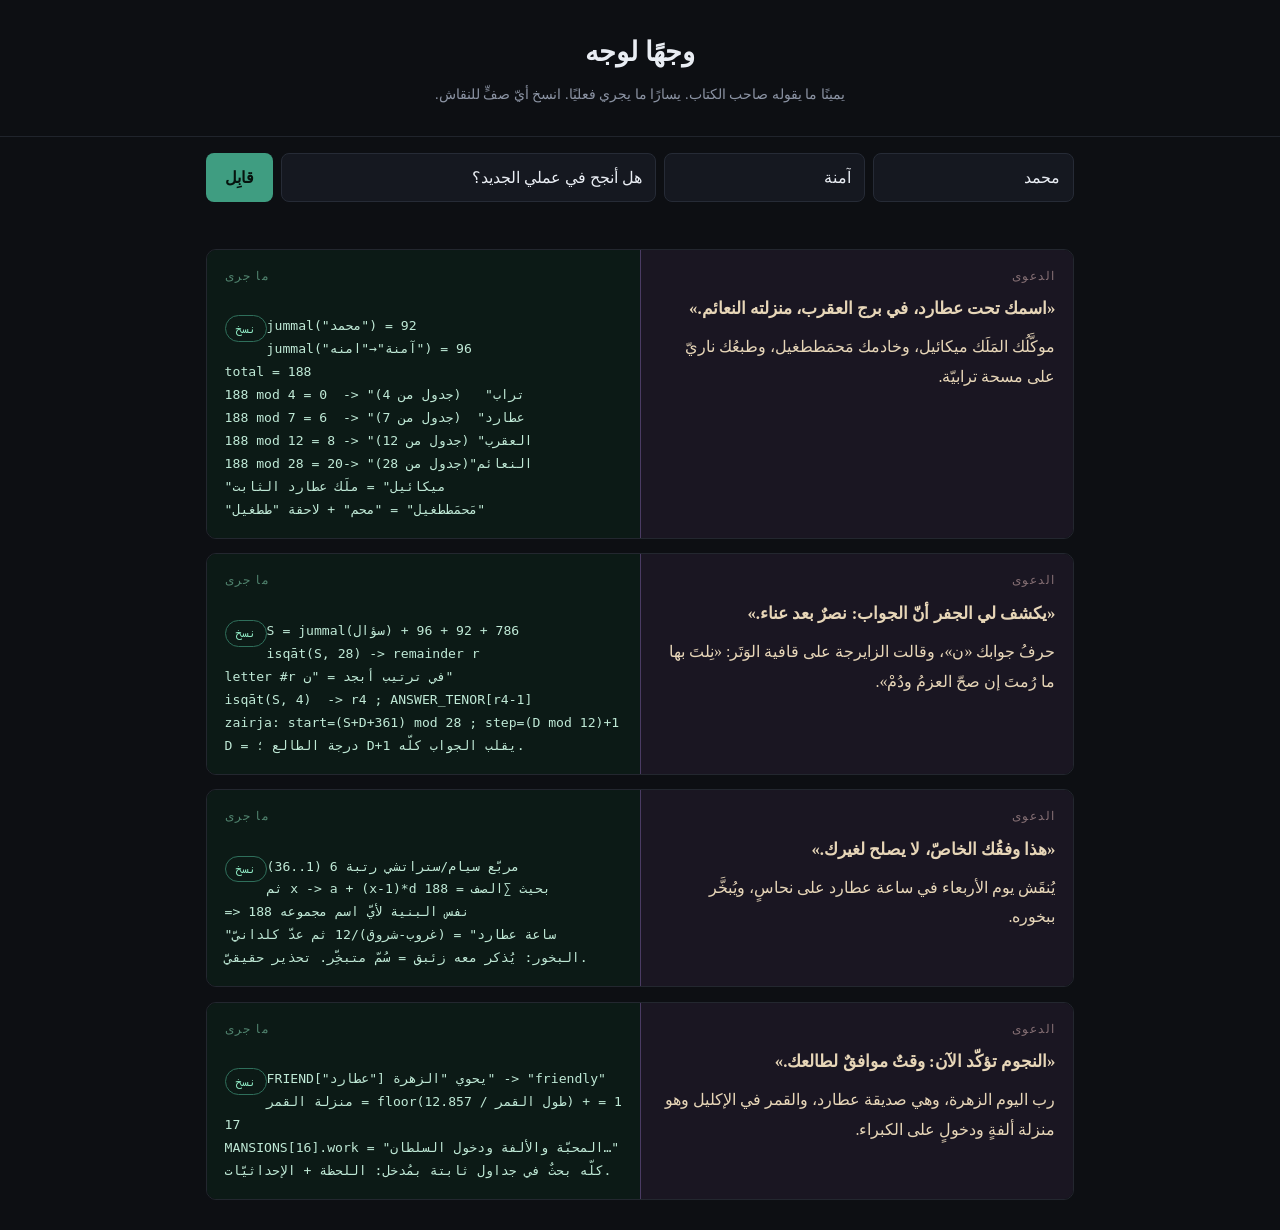
<file: web/mockups/3-split.html>
<!DOCTYPE html>
<html lang="ar" dir="rtl">
<head>
<meta charset="utf-8">
<meta name="viewport" content="width=device-width, initial-scale=1">
<title>Mockup 3 — وجهًا لوجه</title>
<style>
  :root{
    --bg:#0d0f13;--ink:#e9edf3;--muted:#8b93a3;
    --claim:#1a1622;--claim-ink:#e7d6b8;--claim-edge:#4a3b63;
    --fact:#0c1a16;--fact-ink:#bfe9d6;--fact-edge:#1f4a3b;
    --btn:#3f9d81;
  }
  *{box-sizing:border-box}
  body{margin:0;background:var(--bg);color:var(--ink);
    font-family:"Noto Naskh Arabic","Segoe UI",serif;line-height:1.85}
  header{padding:1.6rem 1.2rem;text-align:center;border-bottom:1px solid #20242c}
  header h1{margin:.1rem;font-size:1.7rem}
  header p{margin:.2rem;color:var(--muted);font-size:.9rem}
  .bar{max-width:900px;margin:1rem auto;display:flex;gap:.5rem;flex-wrap:wrap;padding:0 1rem}
  .bar input{flex:1;min-width:130px;background:#151820;border:1px solid #262b36;color:var(--ink);
    padding:.55rem .8rem;border-radius:8px;font:inherit}
  .bar button{background:var(--btn);color:#06130e;border:0;padding:.55rem 1.2rem;border-radius:8px;
    font:inherit;font-weight:700;cursor:pointer}
  main{max-width:900px;margin:0 auto;padding:1rem}
  .row{display:grid;grid-template-columns:1fr 1fr;gap:0;margin:.9rem 0;border-radius:10px;overflow:hidden;
    border:1px solid #23272f}
  .row>div{padding:1rem 1.1rem}
  .claim{background:var(--claim);color:var(--claim-ink);border-inline-end:1px solid var(--claim-edge)}
  .fact{background:var(--fact);color:var(--fact-ink);
    font-family:ui-monospace,"DejaVu Sans Mono",monospace;font-size:.82rem;line-height:1.75;
    direction:ltr;text-align:left;white-space:pre-wrap}
  .lbl{display:block;font-size:.72rem;letter-spacing:.12em;opacity:.6;margin-bottom:.4rem;
    font-family:"Segoe UI",sans-serif}
  .claim .lbl{color:#caa;}
  .fact .lbl{color:#7ec9a9}
  h2{font-size:1.05rem;margin:.1rem 0 .5rem}
  .copy{float:left;background:transparent;border:1px solid #2f6f5b;color:#8fe9c4;font:inherit;
    font-size:.72rem;padding:.15rem .6rem;border-radius:14px;cursor:pointer}
  @media(max-width:640px){.row{grid-template-columns:1fr}.claim{border-inline-end:0;border-bottom:1px solid var(--claim-edge)}}
</style>
</head>
<body>
<header>
  <h1>وجهًا لوجه</h1>
  <p>يمينًا ما يقوله صاحب الكتاب. يسارًا ما يجري فعليًا. انسخ أيّ صفٍّ للنقاش.</p>
</header>
<div class="bar">
  <input value="محمد"><input value="آمنة">
  <input value="هل أنجح في عملي الجديد؟" style="flex:2">
  <button>قابِل</button>
</div>
<main>

  <div class="row">
    <div class="claim"><span class="lbl">الدعوى</span>
      <h2>«اسمك تحت عطارد، في برج العقرب، منزلته النعائم.»</h2>
      موكَّلُك المَلَك ميكائيل، وخادمك مَحمَططغيل، وطبعُك ناريّ على مسحة ترابيّة.
    </div>
    <div class="fact"><span class="lbl">ما جرى</span>
<button class="copy" onclick="cp(this)">نسخ</button>jummal("محمد") = 92
jummal("آمنة"→"امنه") = 96
total = 188
188 mod 4 = 0  -> "تراب"   (جدول من 4)
188 mod 7 = 6  -> "عطارد"  (جدول من 7)
188 mod 12 = 8 -> "العقرب" (جدول من 12)
188 mod 28 = 20-> "النعائم"(جدول من 28)
"ميكائيل" = ملَك عطارد الثابت
"مَحمَططغيل" = "محم" + لاحقة "ططغيل"</div>
  </div>

  <div class="row">
    <div class="claim"><span class="lbl">الدعوى</span>
      <h2>«يكشف لي الجفر أنّ الجواب: نصرٌ بعد عناء.»</h2>
      حرفُ جوابك «ن»، وقالت الزايرجة على قافية الوَتَر: «نِلتَ بها ما رُمتَ إن صحّ العزمُ ودُمْ».
    </div>
    <div class="fact"><span class="lbl">ما جرى</span>
<button class="copy" onclick="cp(this)">نسخ</button>S = jummal(سؤال) + 786 + 92 + 96
isqāt(S, 28) -> remainder r
letter #r في ترتيب أبجد = "ن"
isqāt(S, 4)  -> r4 ; ANSWER_TENOR[r4-1]
zairja: start=(S+D+361) mod 28 ; step=(D mod 12)+1
D = درجة الطالع ؛ D+1 يقلب الجواب كلّه.</div>
  </div>

  <div class="row">
    <div class="claim"><span class="lbl">الدعوى</span>
      <h2>«هذا وفقُك الخاصّ، لا يصلح لغيرك.»</h2>
      يُنقَش يوم الأربعاء في ساعة عطارد على نحاسٍ، ويُبخَّر ببخوره.
    </div>
    <div class="fact"><span class="lbl">ما جرى</span>
<button class="copy" onclick="cp(this)">نسخ</button>مربّع سيام/ستراتشي رتبة 6 (1..36)
ثم x -> a + (x-1)*d بحيث ∑الصف = 188
=> نفس البنية لأيّ اسم مجموعه 188
"ساعة عطارد" = (غروب-شروق)/12 ثم عدّ كلدانيّ
البخور: يُذكر معه زئبق = سُمّ متبخِّر. تحذير حقيقيّ.</div>
  </div>

  <div class="row">
    <div class="claim"><span class="lbl">الدعوى</span>
      <h2>«النجوم تؤكّد الآن: وقتٌ موافقٌ لطالعك.»</h2>
      رب اليوم الزهرة، وهي صديقة عطارد، والقمر في الإكليل وهو منزلة ألفةٍ ودخولٍ على الكبراء.
    </div>
    <div class="fact"><span class="lbl">ما جرى</span>
<button class="copy" onclick="cp(this)">نسخ</button>FRIEND["عطارد"] يحوي "الزهرة" -> "friendly"
منزلة القمر = floor(طول القمر / 12.857) + 1 = 17
MANSIONS[16].work = "المحبّة والألفة ودخول السلطان…"
كلّه بحثٌ في جداول ثابتة بمُدخل: اللحظة + الإحداثيّات.</div>
  </div>

</main>
<script>
function cp(b){const box=b.parentElement;const txt=box.innerText.replace(/^نسخ\s*/,'');
  navigator.clipboard&&navigator.clipboard.writeText(txt);b.textContent="✔ نُسخ";setTimeout(()=>b.textContent="نسخ",1200);}
</script>
</body>
</html>
</file>
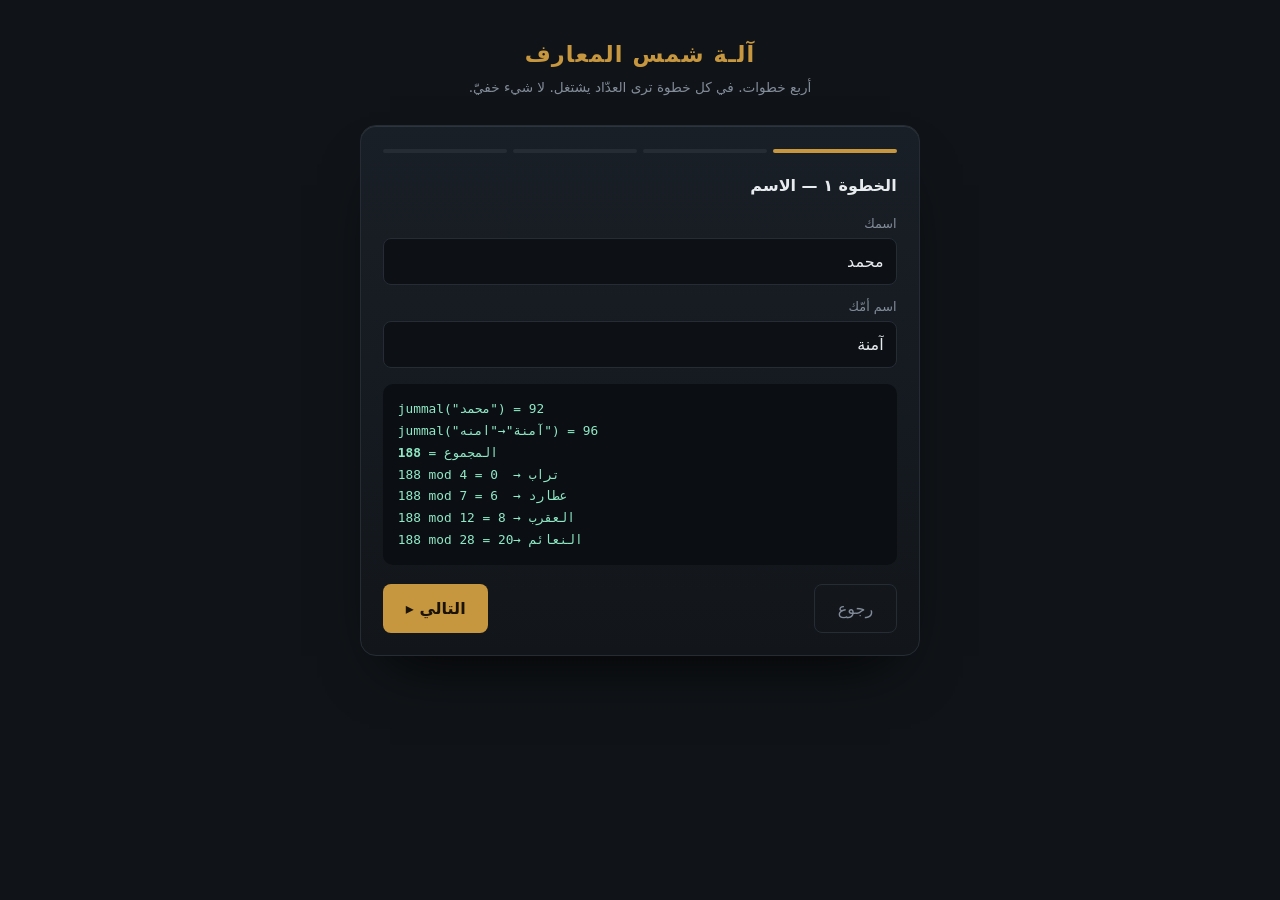
<file: web/mockups/4-machine.html>
<!DOCTYPE html>
<html lang="ar" dir="rtl">
<head>
<meta charset="utf-8">
<meta name="viewport" content="width=device-width, initial-scale=1">
<title>Mockup 4 — الآلة</title>
<style>
  :root{
    --bg:#101418;--panel:#171c22;--ink:#e8ecf1;--muted:#828c99;--line:#252c34;
    --brass:#c7973f;--wire:#3f9d81;--code:#0b0f14;--code-ink:#8fe9c4;
  }
  *{box-sizing:border-box}
  body{margin:0;background:var(--bg);color:var(--ink);
    font-family:"Segoe UI","Noto Sans Arabic",system-ui,sans-serif;line-height:1.7;
    display:flex;flex-direction:column;align-items:center;min-height:100vh;padding:2rem 1rem}
  h1{font-size:1.4rem;letter-spacing:.05em;margin:.2rem;color:var(--brass)}
  .sub{color:var(--muted);font-size:.85rem;margin-bottom:1.6rem}
  .machine{width:min(560px,100%);background:linear-gradient(#191f26,#12161b);
    border:1px solid var(--line);border-radius:16px;padding:1.4rem;
    box-shadow:0 30px 60px -30px #000, inset 0 1px 0 #2c343d}
  .steps{display:flex;gap:.4rem;margin-bottom:1.2rem}
  .steps div{flex:1;height:4px;border-radius:3px;background:var(--line)}
  .steps div.on{background:var(--brass)}
  .panel{min-height:180px}
  .panel h2{font-size:1rem;margin:.1rem 0 .9rem}
  label{display:block;font-size:.8rem;color:var(--muted);margin:.7rem 0 .2rem}
  input,select{width:100%;background:#0d1116;border:1px solid var(--line);color:var(--ink);
    padding:.55rem .75rem;border-radius:8px;font:inherit}
  .chips{display:flex;flex-wrap:wrap;gap:.4rem;margin-top:.4rem}
  .chips button{background:#0d1116;border:1px solid var(--line);color:var(--ink);
    padding:.4rem .8rem;border-radius:20px;font:inherit;font-size:.85rem;cursor:pointer}
  .chips button.sel{border-color:var(--brass);color:var(--brass)}
  .readout{background:var(--code);color:var(--code-ink);border-radius:10px;padding:.9rem;
    font-family:ui-monospace,"DejaVu Sans Mono",monospace;font-size:.8rem;line-height:1.7;
    direction:ltr;text-align:left;white-space:pre-wrap;margin-top:1rem;min-height:90px}
  .nav{display:flex;justify-content:space-between;margin-top:1.2rem}
  .nav button{background:var(--brass);color:#1a1204;border:0;padding:.6rem 1.4rem;border-radius:8px;
    font:inherit;font-weight:700;cursor:pointer}
  .nav button.ghost{background:transparent;color:var(--muted);border:1px solid var(--line);font-weight:400}
  .result h2{color:var(--brass)}
  .result .line{border-bottom:1px solid var(--line);padding:.55rem 0;font-size:.92rem}
  .result .line span{color:var(--muted)}
  .dim{color:var(--muted);font-size:.8rem;margin-top:.6rem}
</style>
</head>
<body>
  <h1>آلـة شمس المعارف</h1>
  <div class="sub">أربع خطوات. في كل خطوة ترى العدّاد يشتغل. لا شيء خفيّ.</div>

  <div class="machine">
    <div class="steps"><div class="on"></div><div></div><div></div><div></div></div>

    <div class="panel" id="panel">
      <h2>الخطوة ١ — الاسم</h2>
      <label>اسمك</label><input value="محمد" id="n">
      <label>اسم أمّك</label><input value="آمنة" id="m">
      <div class="readout" id="ro">في انتظار الإدخال…
جُمّل الاسم = —
جُمّل الأم  = —
المجموع     = —</div>
    </div>

    <div class="nav">
      <button class="ghost" onclick="go(-1)">رجوع</button>
      <button onclick="go(1)">التالي ▸</button>
    </div>
  </div>

<script>
const N=4;let i=0;
const panels=[
 ()=>`<h2>الخطوة ١ — الاسم</h2>
   <label>اسمك</label><input value="محمد">
   <label>اسم أمّك</label><input value="آمنة">
   <div class="readout">jummal("محمد") = 92
jummal("آمنة"→"امنه") = 96
المجموع = <b>188</b>
188 mod 4 = 0  → تراب
188 mod 7 = 6  → عطارد
188 mod 12 = 8 → العقرب
188 mod 28 = 20→ النعائم</div>`,
 ()=>`<h2>الخطوة ٢ — الحاجة</h2>
   <label>ما نوع العمل؟</label>
   <div class="chips"><button class="sel">استخارة / سؤال</button><button>محبّة</button>
   <button>رزق</button><button>حجب</button><button>تفريق</button><button>أذى</button></div>
   <label>اكتب سؤالك</label><input value="هل أنجح في عملي الجديد؟">
   <div class="readout">نوع العمل → يحدّد جدول العبارات والمنزلة المطلوبة
"سؤال" → تشغيل محرّكَي الجفر والزايرجة
jummal(السؤال) = 731 (تقديريًّا)</div>`,
 ()=>`<h2>الخطوة ٣ — الزمان والمكان</h2>
   <label>المكان</label><input value="عمّان (31.95, 35.93)">
   <label>اللحظة</label><input value="الآن — الجمعة 09:12">
   <div class="readout">astronomy-engine:
شروق 05:41 · غروب 18:33 → ساعة نهار = 64.3د
رب اليوم = الزهرة (الجمعة)
الساعة الجارية = #5 نهار → عطارد
الطالع = الميزان 12.4°  · القمر بالمنزلة 17 (الإكليل)</div>`,
 ()=>`<div class="result"><h2>الطالع</h2>
   <div class="line"><span>الكوكب / العنصر</span> — عطارد · تراب</div>
   <div class="line"><span>البرج / المنزلة</span> — العقرب · النعائم (٢٠)</div>
   <div class="line"><span>الموكَّل / الخادم</span> — ميكائيل · مَحمَططغيل</div>
   <div class="line"><span>النبوءة</span> — «كتابٌ أو عقدُ تجارة… ما تبنيه الآن يدوم.»</div>
   <div class="line"><span>متى</span> — بعد رفعِ مانعٍ قائم · يومك الأربعاء وساعة عطارد</div>
   <div class="line"><span>جواب السؤال</span> — «ن» / نصر — «نعم، بعد سعيٍ ومطاولة»</div>
   <div class="line"><span>الزايرجة</span> — «نِلتَ بها ما رُمتَ إن صحّ العزمُ ودُمْ»</div>
   <div class="dim">⚠ بخور عطارد يُذكَر معه زئبق — سُمّ متبخِّر، لا يُحرَق. ·
   كل سطرٍ أعلاه ناتجُ قسمةٍ وفهرسة؛ نفس المدخلات تُعطي نفس الطالع حرفيًّا.</div></div>`
];
function render(){
  document.getElementById('panel').innerHTML=panels[i]();
  document.querySelectorAll('.steps div').forEach((d,k)=>d.classList.toggle('on',k<=i));
  document.querySelectorAll('.chips button').forEach(b=>b.onclick=()=>{
    document.querySelectorAll('.chips button').forEach(x=>x.classList.remove('sel'));b.classList.add('sel');});
}
function go(d){i=Math.max(0,Math.min(N-1,i+d));render();}
render();
</script>
</body>
</html>
</file>
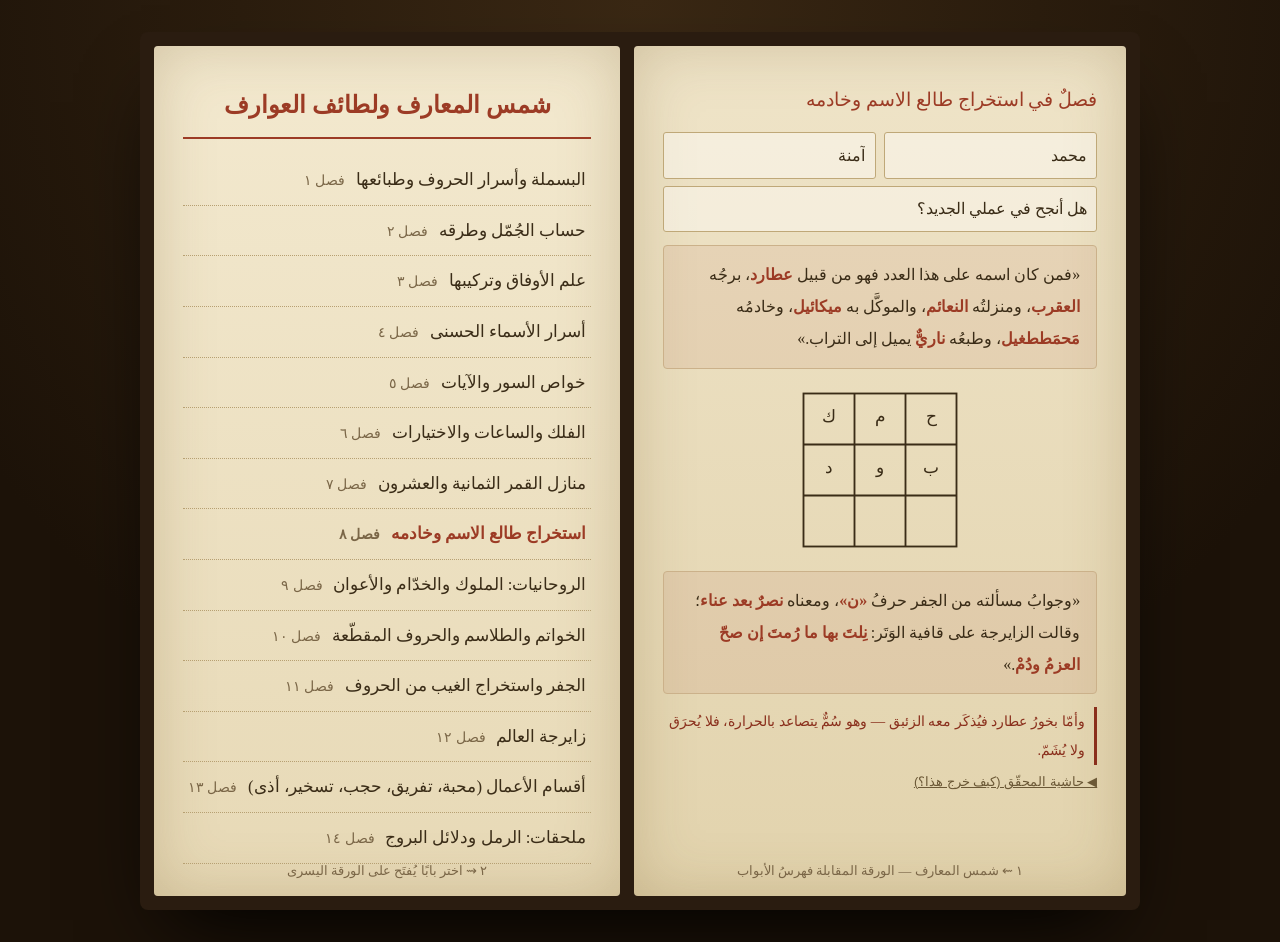
<file: web/mockups/5-manuscript.html>
<!DOCTYPE html>
<html lang="ar" dir="rtl">
<head>
<meta charset="utf-8">
<meta name="viewport" content="width=device-width, initial-scale=1">
<title>Mockup 5 — المخطوط</title>
<style>
  :root{
    --wood:#2a1c10;--page:#efe4c8;--page2:#e8dcbc;--ink:#3a2c17;--red:#9c3b25;
    --muted:#7a6647;--marg:#6b5836;--danger:#8a2f1c;
  }
  *{box-sizing:border-box}
  body{margin:0;background:radial-gradient(circle at 50% 0%,#3a2814,#1c1208 70%);
    color:var(--ink);font-family:"Amiri","Scheherazade New","Times New Roman",serif;
    min-height:100vh;padding:2rem 1rem;line-height:2}
  .book{max-width:1000px;margin:0 auto;display:grid;grid-template-columns:1fr 1fr;
    background:var(--wood);border-radius:8px;padding:14px;gap:14px;
    box-shadow:0 40px 80px -30px #000}
  .page{background:linear-gradient(#f3e9cf,#e7d9b6);border-radius:4px;padding:2rem 1.8rem;
    position:relative;min-height:560px;
    box-shadow:inset 0 0 60px rgba(120,90,40,.25)}
  .page.left{background:linear-gradient(#efe4c8,#e2d3ad)}
  h1{font-size:1.5rem;color:var(--red);text-align:center;margin:.2rem 0 1rem;
    border-bottom:2px solid var(--red);padding-bottom:.5rem}
  .toc{list-style:none;padding:0;margin:0}
  .toc li{padding:.5rem .3rem;border-bottom:1px dotted #b7a072;cursor:pointer;font-size:1.05rem}
  .toc li:hover{color:var(--red)}
  .toc li.active{color:var(--red);font-weight:700}
  .toc .no{color:var(--muted);font-size:.85rem;margin-inline-start:.4rem}
  .folio-title{color:var(--red);font-size:1.2rem;margin:.2rem 0 .8rem}
  .field{display:flex;gap:.5rem;margin:.4rem 0}
  .field input{flex:1;background:rgba(255,255,255,.4);
    border:1px solid #bfa878;color:var(--ink);padding:.4rem .6rem;border-radius:3px;font:inherit}
  .drop{background:rgba(156,59,37,.08);border:1px solid #cbb18a;
    border-radius:4px;padding:.8rem 1rem;margin:.8rem 0}
  .drop b{color:var(--red)}
  .diagram{display:block;margin:1rem auto;width:170px;height:170px;color:var(--ink)}
  .hashiya{position:relative;margin-top:1.4rem;padding-inline-start:1rem;
    border-inline-start:2px solid var(--marg);color:var(--marg);font-size:.82rem;line-height:1.7;
    font-family:ui-monospace,"DejaVu Sans Mono",monospace;direction:ltr;text-align:left;
    white-space:pre-wrap;display:none}
  .hashiya.open{display:block}
  .margin-toggle{color:var(--marg);font-size:.8rem;cursor:pointer;text-decoration:underline;
    font-family:"Segoe UI",sans-serif}
  .danger{color:var(--danger);border-inline-start:3px solid var(--danger);padding-inline-start:.6rem;font-size:.9rem}
  .catch{position:absolute;bottom:.7rem;left:0;right:0;text-align:center;color:var(--muted);font-size:.8rem}
  @media(max-width:760px){.book{grid-template-columns:1fr}}
</style>
</head>
<body>
<div class="book">
  <section class="page left">
    <div class="folio-title">فصلٌ في استخراج طالع الاسم وخادمه</div>
    <div class="field"><input value="محمد"><input value="آمنة"></div>
    <div class="field"><input value="هل أنجح في عملي الجديد؟"></div>

    <div class="drop">
      «فمن كان اسمه على هذا العدد فهو من قبيل <b>عطارد</b>، برجُه <b>العقرب</b>،
      ومنزلتُه <b>النعائم</b>، والموكَّل به <b>ميكائيل</b>، وخادمُه <b>مَحمَططغيل</b>،
      وطبعُه <b>ناريٌّ</b> يميل إلى التراب.»
    </div>

    <svg class="diagram" viewBox="0 0 120 120" fill="none" stroke="currentColor" stroke-width="1.3">
      <rect x="6" y="6" width="108" height="108"/>
      <path d="M42 6V114M78 6V114M6 42H114M6 78H114"/>
      <text x="24" y="26" font-size="12" text-anchor="middle" stroke="none" fill="currentColor">ﻙ</text>
      <text x="60" y="26" font-size="12" text-anchor="middle" stroke="none" fill="currentColor">ﻡ</text>
      <text x="96" y="26" font-size="12" text-anchor="middle" stroke="none" fill="currentColor">ﺡ</text>
      <text x="24" y="62" font-size="12" text-anchor="middle" stroke="none" fill="currentColor">ﺩ</text>
      <text x="60" y="62" font-size="12" text-anchor="middle" stroke="none" fill="currentColor">ﻭ</text>
      <text x="96" y="62" font-size="12" text-anchor="middle" stroke="none" fill="currentColor">ﺏ</text>
    </svg>

    <div class="drop">
      «وجوابُ مسألته من الجفر حرفُ <b>«ن»</b>، ومعناه <b>نصرٌ بعد عناء</b>؛
      وقالت الزايرجة على قافية الوَتَر: <b>نِلتَ بها ما رُمتَ إن صحّ العزمُ ودُمْ</b>.»
    </div>

    <div class="danger">وأمّا بخورُ عطارد فيُذكَر معه الزئبق — وهو سُمٌّ يتصاعد بالحرارة، فلا يُحرَق ولا يُشَمّ.</div>

    <span class="margin-toggle" onclick="this.nextElementSibling.classList.toggle('open')">◀ حاشية المحقّق (كيف خرج هذا؟)</span>
    <div class="hashiya">jummal("محمد")=92 ; jummal("امنه")=96 ; Σ=188
188 mod 4=0 → تراب     188 mod 7=6 → عطارد
188 mod 12=8 → العقرب  188 mod 28=20 → النعائم
"ميكائيل": ملَك عطارد الثابت في الجدول
"مَحمَططغيل": "محم" + لاحقة عنصر تراب "ططغيل"
الجواب: إسقاط(Σ سؤال+786+92+96 ، 28) → ترتيب أبجد → "ن"
الزايرجة حتمية: نفس المدخل ⇒ نفس البيت ؛ درجة الطالع +1 تقلبه.</div>

    <div class="catch">۱ ⇜ شمس المعارف — الورقة المقابلة فهرسُ الأبواب</div>
  </section>

  <section class="page">
    <h1>شمس المعارف ولطائف العوارف</h1>
    <ul class="toc">
      <li>البسملة وأسرار الحروف وطبائعها <span class="no">فصل ١</span></li>
      <li>حساب الجُمّل وطرقه <span class="no">فصل ٢</span></li>
      <li>علم الأوفاق وتركيبها <span class="no">فصل ٣</span></li>
      <li>أسرار الأسماء الحسنى <span class="no">فصل ٤</span></li>
      <li>خواص السور والآيات <span class="no">فصل ٥</span></li>
      <li>الفلك والساعات والاختيارات <span class="no">فصل ٦</span></li>
      <li>منازل القمر الثمانية والعشرون <span class="no">فصل ٧</span></li>
      <li class="active">استخراج طالع الاسم وخادمه <span class="no">فصل ٨</span></li>
      <li>الروحانيات: الملوك والخدّام والأعوان <span class="no">فصل ٩</span></li>
      <li>الخواتم والطلاسم والحروف المقطّعة <span class="no">فصل ١٠</span></li>
      <li>الجفر واستخراج الغيب من الحروف <span class="no">فصل ١١</span></li>
      <li>زايرجة العالم <span class="no">فصل ١٢</span></li>
      <li>أقسام الأعمال (محبة، تفريق، حجب، تسخير، أذى) <span class="no">فصل ١٣</span></li>
      <li>ملحقات: الرمل ودلائل البروج <span class="no">فصل ١٤</span></li>
    </ul>
    <div class="catch">۲ ⇝ اختر بابًا يُفتَح على الورقة اليسرى</div>
  </section>
</div>
<script>
document.querySelectorAll('.toc li').forEach(li=>li.onclick=()=>{
  document.querySelector('.toc li.active')?.classList.remove('active');li.classList.add('active');});
</script>
</body>
</html>
</file>
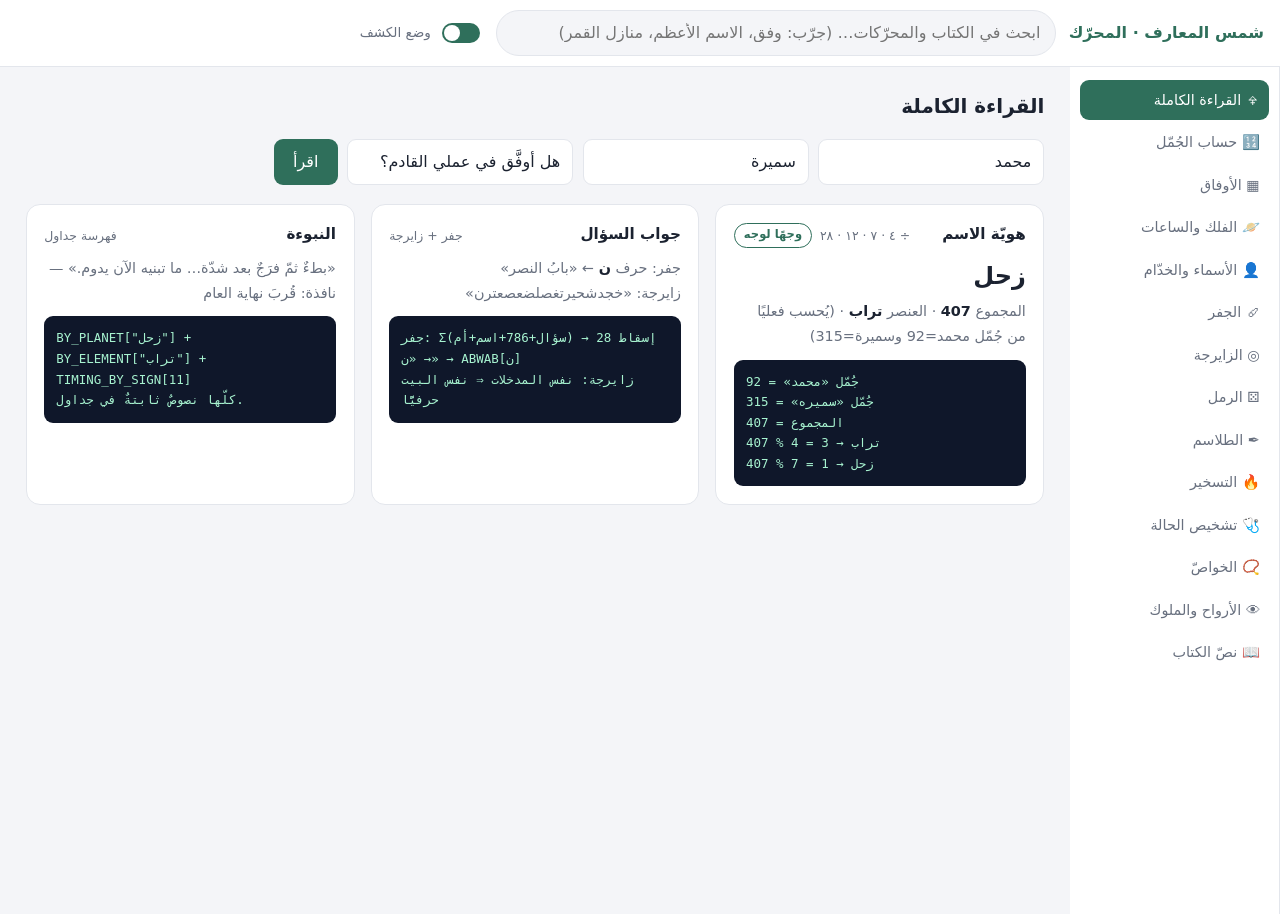
<file: web/mockups/6-hybrid.html>
<!DOCTYPE html>
<html lang="ar" dir="rtl">
<head>
<meta charset="utf-8">
<meta name="viewport" content="width=device-width, initial-scale=1">
<title>Mockup 6 — الهجين (داشبورد + مناظرة + بحث ثابت)</title>
<style>
  :root{
    --bg:#f4f5f8; --card:#fff; --ink:#1b2230; --muted:#68707f; --line:#e3e6ec;
    --accent:#2f6f5b; --accent-ink:#fff; --code:#0f172a; --code-ink:#a7f3d0;
    --warn:#b4442b; --claim-bg:#faf6ee; --claim-ink:#7a5a2e;
  }
  @media (prefers-color-scheme:dark){:root{
    --bg:#0e1116; --card:#161a22; --ink:#e6e9ef; --muted:#99a2b1; --line:#262b36;
    --accent:#3f9d81; --code:#0a0e14; --code-ink:#8fe9c4; --warn:#e0795f;
    --claim-bg:#1e1a12; --claim-ink:#d8bd8c;
  }}
  *{box-sizing:border-box}
  html,body{margin:0;height:100%}
  body{background:var(--bg);color:var(--ink);
    font-family:"Segoe UI","Noto Sans Arabic",system-ui,sans-serif;line-height:1.7}
  button,input{font:inherit}

  /* ── الشريط العلوي ── */
  .topbar{position:sticky;top:0;z-index:20;display:flex;gap:.8rem;align-items:center;
    background:var(--card);border-bottom:1px solid var(--line);padding:.6rem 1rem}
  .brand{font-weight:700;color:var(--accent);white-space:nowrap}
  .search{flex:1;position:relative;max-width:560px}
  .search input{width:100%;background:var(--bg);border:1px solid var(--line);color:var(--ink);
    padding:.55rem .9rem;border-radius:999px}
  .search .results{position:absolute;top:110%;inset-inline:0;background:var(--card);
    border:1px solid var(--line);border-radius:12px;box-shadow:0 20px 40px -20px #0007;
    max-height:60vh;overflow:auto;display:none}
  .search .results.open{display:block}
  .search .results a{display:block;padding:.6rem .9rem;border-bottom:1px solid var(--line);
    color:inherit;text-decoration:none;font-size:.9rem}
  .search .results a:hover{background:var(--bg)}
  .search .results .tag{color:var(--muted);font-size:.75rem}
  .toggle{display:flex;align-items:center;gap:.45rem;color:var(--muted);font-size:.85rem;white-space:nowrap;cursor:pointer}
  .toggle input{appearance:none;width:38px;height:20px;background:var(--line);border-radius:20px;position:relative;cursor:pointer}
  .toggle input:checked{background:var(--accent)}
  .toggle input::after{content:"";position:absolute;width:16px;height:16px;background:#fff;border-radius:50%;top:2px;right:2px;transition:.15s}
  .toggle input:checked::after{right:20px}

  /* ── التخطيط ── */
  .layout{display:grid;grid-template-columns:210px 1fr;min-height:calc(100% - 53px)}
  aside{background:var(--card);border-inline-start:1px solid var(--line);padding:.8rem .6rem;overflow:auto}
  .nav{display:flex;flex-direction:column;gap:2px}
  .nav button{display:flex;gap:.55rem;align-items:center;text-align:start;background:none;border:0;
    color:var(--muted);padding:.5rem .6rem;border-radius:9px;cursor:pointer;width:100%;font-size:.9rem}
  .nav button.on{background:var(--accent);color:var(--accent-ink)}
  .nav button:not(.on):hover{background:var(--bg)}
  main{padding:1.3rem 1.6rem;overflow:auto}
  h1{font-size:1.25rem;margin:.1rem 0 1rem}
  .form{display:flex;gap:.6rem;flex-wrap:wrap;margin-bottom:1.2rem}
  .form input{background:var(--card);border:1px solid var(--line);color:var(--ink);
    padding:.5rem .75rem;border-radius:9px;min-width:130px}
  .form button{background:var(--accent);color:var(--accent-ink);border:0;padding:.5rem 1.2rem;border-radius:9px;cursor:pointer}

  .grid{display:grid;grid-template-columns:repeat(auto-fill,minmax(280px,1fr));gap:1rem}
  .card{background:var(--card);border:1px solid var(--line);border-radius:14px;padding:1.1rem;position:relative}
  .card h3{margin:0 0 .5rem;font-size:.95rem;display:flex;justify-content:space-between;align-items:center;gap:.5rem}
  .card h3 .k{color:var(--muted);font-weight:400;font-size:.78rem}
  .big{font-size:1.5rem;font-weight:700;margin:.15rem 0}
  .kv{font-size:.9rem;color:var(--muted)}
  .kv b{color:var(--ink)}
  .warn{color:var(--warn);font-size:.83rem;margin-top:.5rem}
  .mono{font-family:ui-monospace,"DejaVu Sans Mono",monospace}

  /* ── الكشف ── */
  .reveal{margin-top:.7rem;background:var(--code);color:var(--code-ink);border-radius:9px;
    padding:.75rem;font-family:ui-monospace,"DejaVu Sans Mono",monospace;font-size:.78rem;
    line-height:1.65;white-space:pre-wrap;direction:ltr;text-align:left}
  body:not(.reveal-on) .reveal{display:none}
  .reveal-hint{margin-top:.5rem;font-size:.75rem;color:var(--muted)}
  body.reveal-on .reveal-hint{display:none}

  /* ── وجهًا لوجه ── */
  .facebtn{background:none;border:1px solid var(--accent);color:var(--accent);font-size:.72rem;
    padding:.12rem .55rem;border-radius:999px;cursor:pointer}
  .card.debate .normal{display:none}
  .card:not(.debate) .vs{display:none}
  .vs{display:grid;grid-template-columns:1fr 1fr;gap:0;border:1px solid var(--line);border-radius:10px;overflow:hidden;margin-top:.4rem}
  .vs>div{padding:.7rem .8rem;font-size:.83rem}
  .vs .claim{background:var(--claim-bg);color:var(--claim-ink)}
  .vs .fact{background:var(--code);color:var(--code-ink);font-family:ui-monospace,monospace;direction:ltr;text-align:left;white-space:pre-wrap}
  .vs .lbl{font-size:.68rem;letter-spacing:.1em;opacity:.6;display:block;margin-bottom:.3rem}

  @media(max-width:760px){.layout{grid-template-columns:1fr}aside{border:0;border-bottom:1px solid var(--line)}
    .nav{flex-direction:row;flex-wrap:wrap}.vs{grid-template-columns:1fr}}
</style>
</head>
<body class="reveal-on">

<div class="topbar">
  <span class="brand">شمس المعارف · المحرّك</span>
  <div class="search">
    <input id="q" placeholder="ابحث في الكتاب والمحرّكات… (جرّب: وفق، الاسم الأعظم، منازل القمر)" autocomplete="off">
    <div class="results" id="qr"></div>
  </div>
  <label class="toggle"><input type="checkbox" id="rev" checked>وضع الكشف</label>
</div>

<div class="layout">
  <aside>
    <div class="nav" id="nav"></div>
  </aside>
  <main id="main"></main>
</div>

<script>
// ── محرّك جُمّل حقيقي مصغّر (مشرقي) ─────────────────────────────
const KAB={ا:1,ب:2,ج:3,د:4,ه:5,و:6,ز:7,ح:8,ط:9,ي:10,ك:20,ل:30,م:40,ن:50,س:60,ع:70,ف:80,ص:90,ق:100,ر:200,ش:300,ت:400,ث:500,خ:600,ذ:700,ض:800,ظ:900,غ:1000};
const norm=s=>(s||"").normalize("NFC").replace(/[ً-ْـ]/g,"")
  .replace(/[أإآء]/g,"ا").replace(/ى/g,"ي").replace(/ة/g,"ه").replace(/ؤ/g,"و").replace(/ئ/g,"ي")
  .replace(/[^ء-ي ]/g,"");
const letters=s=>[...norm(s)].filter(c=>c!==" ");
const jummal=s=>letters(s).reduce((a,c)=>a+(KAB[c]||0),0);

// ── فهرس بحث تجريبي ─────────────────────────────────────────────
const INDEX=[
  ["نصّ الكتاب","الفصل الثامن والثلاثون في استخدامات الحروف وخدّامها وما لها من الأسرار…"],
  ["نصّ الكتاب","فصل في الاسم الأعظم وما ورد فيه من الآثار، وهو مركّب من حروف…"],
  ["الفلك","منازل القمر الثمانية والعشرون وطبائعها وما يُعمل في كلّ منزلة"],
  ["الأوفاق","الوفق المثلّث ٣×٣ ومجموعه السحريّ خمسة عشر، وهو لوح زحل"],
  ["الأسماء الحسنى","الرزّاق — عددها ٣٠٨، تُكرَّر لجلب الرزق في ساعة المشتري"],
  ["الأرواح","الملوك السبعة: المذهب، مُرّة، الأحمر، برقان، شمهورش، الأبيض، ميمون"],
  ["الجفر","بابُ النصر لحرف «ن»: تُنال المسألةُ وتظفرُ بالخصم، والحقُّ معك"],
];
const q=document.getElementById('q'), qr=document.getElementById('qr');
q.addEventListener('input',()=>{
  const n=norm(q.value);
  if(n.length<2){qr.classList.remove('open');return;}
  const hits=INDEX.filter(([,t])=>norm(t).includes(n));
  qr.innerHTML=hits.length?hits.map(([tag,t])=>
    `<a href="#"><span class="tag">${tag} — </span>${t.replace(new RegExp('('+q.value.trim()+')','g'),'<mark>$1</mark>')}</a>`).join('')
    :`<a href="#"><span class="tag">لا نتائج — </span>جرّب كلمة أخرى</a>`;
  qr.classList.add('open');
});
document.addEventListener('click',e=>{ if(!q.parentElement.contains(e.target)) qr.classList.remove('open'); });

// ── الكشف العامّ ───────────────────────────────────────────────
document.getElementById('rev').addEventListener('change',e=>
  document.body.classList.toggle('reveal-on',e.target.checked));

// ── القوائم ───────────────────────────────────────────────────
const ENGINES=[
  ["reading","🜍 القراءة الكاملة"],["jummal","🔢 حساب الجُمّل"],["awfaq","▦ الأوفاق"],
  ["falak","🪐 الفلك والساعات"],["asma","👤 الأسماء والخدّام"],["jafr","🜚 الجفر"],
  ["zairja","◎ الزايرجة"],["raml","⚄ الرمل"],["talisman","✒️ الطلاسم"],["taskhir","🔥 التسخير"],
  ["diagnosis","🩺 تشخيص الحالة"],["khawass","📿 الخواصّ"],["spirits","👁 الأرواح والملوك"],["corpus","📖 نصّ الكتاب"],
];
const nav=document.getElementById('nav');
ENGINES.forEach(([id,label],i)=>{
  const b=document.createElement('button');
  b.textContent=label; b.dataset.id=id; if(i===0)b.className='on';
  b.onclick=()=>{ document.querySelector('.nav .on')?.classList.remove('on'); b.classList.add('on'); render(id); };
  nav.appendChild(b);
});

// ── اللوحات ───────────────────────────────────────────────────
const main=document.getElementById('main');
function card(title,k,bodyHtml,revealText,vsHtml){
  return `<div class="card">
    <h3><span>${title}</span><span style="display:flex;gap:.5rem;align-items:center">
      <span class="k">${k||''}</span>${vsHtml?`<button class="facebtn" onclick="this.closest('.card').classList.toggle('debate')">وجهًا لوجه</button>`:''}</span></h3>
    <div class="normal">${bodyHtml}
      ${revealText?`<div class="reveal">${revealText}</div><div class="reveal-hint">فعّل «وضع الكشف» فوق لترى الحساب</div>`:''}
    </div>
    ${vsHtml?`<div class="vs">${vsHtml}</div>`:''}
  </div>`;
}
const vs=(claim,fact)=>`<div class="claim"><span class="lbl">الدعوى</span>${claim}</div><div class="fact"><span class="lbl">ما جرى</span>${fact}</div>`;

const PANES={
  reading(){
    return `<h1>القراءة الكاملة</h1>
    <div class="form">
      <input id="n" value="محمد"><input id="m" value="سميرة">
      <input id="qq" value="هل أوفَّق في عملي القادم؟" style="min-width:220px">
      <button onclick="doReading()">اقرأ</button>
    </div>
    <div class="grid" id="rcards">${readingCards("محمد","سميرة")}</div>`;
  },
  jummal(){
    return `<h1>حساب الجُمّل — <span style="font-weight:400;color:var(--muted);font-size:.9rem">يشتغل فعليًا، اكتب أيّ شي</span></h1>
    <div class="form"><input id="jt" value="بسم الله الرحمن الرحيم" style="min-width:280px" oninput="doJummal()">
      <select id="jm" onchange="doJummal()"><option value="k">كبير</option></select></div>
    <div class="grid" id="jout"></div>`;
  },
  awfaq(){ return `<h1>الأوفاق</h1><div class="grid">${card("وفق زحل ٣×٣","المجموع السحريّ ١٥",
    `<pre class="mono" style="font-size:1rem;margin:.2rem 0">٨  ١  ٦\n٣  ٥  ٧\n٤  ٩  ٢</pre>
     <div class="kv">كل صفٍّ وعمودٍ وقطرٍ = <b>١٥</b></div>`,
    "baseSquare(3) = طريقة سيام:\n ابدأ من منتصف الصف العلويّ، تحرّك قطريًّا لأعلى-يمين،\n وإذا امتلأت الخانة انزل واحدة.\nثم verify(): rows=cols=diag=15 ✓")}
    ${card("وفق الاسم «محمد» (٩٢)","رتبة ٤",
    `<div class="kv">مربّع ٤×٤ مجموعه السحريّ <b>٩٢</b> — يُنقَش على الحرز</div>`,
    "wafqForTarget(4, 92): 92 % 4 = 0 ⇒ a=(92-30)/4=15.5? … لا.\n92 من مضاعفات 4 ⇒ a=(92 - n(n²-1)/2)/n = (92-30)/4 = 15.5\n→ نبحث d صحيح… أو نقرّب. (التفصيل في المحرّك)")}</div>`;
  },
  falak(){ return `<h1>الفلك والساعات</h1><div class="grid">
    ${card("الحال الآن","astronomy-engine · offline",
      `<div class="kv">رب اليوم <b>الزهرة (الجمعة)</b><br>الساعة الجارية <b>#٥ نهار — عطارد</b><br>
       الطالع <b>الميزان ١٢.٤°</b> · الوجه <b>وجه المشتري</b> · الحدّ <b>حدّ الزهرة</b><br>
       منزلة القمر <b>١٧ الإكليل</b> · ملَكها <b>أدريال</b></div>`,
      "sunrise 05:41  sunset 18:33 → ساعة نهار = (18:33−05:41)/12 = 64.3د\nحاكم الساعة 1 = رب اليوم، ثم ترتيب الكلدانيين: زحل، المشتري، المريخ…\nطول الشمس ← البرج = floor(lon/30) ؛ الوجه = floor(deg/10) على دور الكلدانيين")}
    ${card("مواقع الكواكب","لحظة الآن",
      `<div class="kv mono">الشمس ٩° العقرب · القمر ٢٢° الحمل · عطارد ١° القوس<br>
       الزهرة ٢٥° الميزان · المريخ ١٤° العقرب · المشتري ١١° السرطان راجع · زحل ٣° الحوت</div>`,
      "لكلّ كوكب: GeoVector → Ecliptic.elon\nالرجوع = فرق الطول على يومٍ قبل/بعد < 0")}
  </div>`; },
  asma(){ return `<h1>الأسماء والخدّام</h1><div class="grid">
    ${card("هويّة «محمد / سميرة»","÷ ٤ · ٧ · ١٢ · ٢٨",
      `<div class="big">زحل</div>
       <div class="kv">العنصر <b>ماء</b> · البرج <b>الدلو</b> · المنزلة <b>الغَفْر</b><br>
       المَلَك <b>كسفيائيل</b> · الخادم المُصرَّف <b>محمهيائيل</b> · اليوم <b>السبت</b> ساعة زحل</div>`,
      "جُمّل «محمد»=92 ، «سميره»=315 ، المجموع=407\n407 % 4 = 3 → ماء\n407 % 7 = 1 → زحل\n407 % 12 = 11 → الدلو\n407 % 28 = 15 → الغَفْر\nالخادم = «محم» + لاحقة عنصر ماء «هيائيل»",
      vs("«اسمك تحت زحل، خادمك محمهيائيل، ويومك السبت — لا تبدأ أمرًا مهمًّا فيه.»",
         "407 = 92 + 315\n407 mod 7 = 1 → جدول[1] = «زحل»\n«السبت» = يوم زحل الثابت\n«محمهيائيل» = نصّ + لاحقة\n=> قسمة وفهرسة، لا كشف."))}
  </div>
  <h1 style="margin-top:1.6rem">التوافق بين شخصين — <span style="font-weight:400;color:var(--muted);font-size:.9rem">يشتغل فعليًا</span></h1>
  <div class="form">
    <input id="ca" value="محمد"><input id="cam" value="سميرة" placeholder="أم الأول">
    <input id="cb" value="ليلى"><input id="cbm" value="فاطمة" placeholder="أم الثاني">
    <button onclick="doCompat()">قِس التوافق</button>
  </div>
  <div class="grid" id="compat">${compatCard("محمد","سميرة","ليلى","فاطمة")}</div>`; },
  jafr(){ return `<h1>الجفر</h1><div class="grid">${card("جواب «هل أوفَّق في عملي؟»","إسقاط ٢٨",
    `<div class="big">حرف «ن»</div>
     <div class="kv"><b>بابُ النصر:</b> «تُنال المسألةُ وتظفرُ بالخصم، والحقُّ معك.»<br>كلمة الجواب <b>نصر</b></div>`,
    "Σ = جُمّل(سؤال) + 786 + 92 + 315\nisqāt(Σ,28) → باقٍ r → letterAt(r) = «ن»\nABWAB[«ن»] = «بابُ النصر…»  (جدول ثابت من ٢٨ بابًا)",
    vs("«كشفتُ لك بالجفر: نصرٌ وظفَرٌ في عملك.»",
       "الباقي يعتمد على جُمّل السؤال حرفيًّا.\nغيّر كلمةً في السؤال → حرفٌ آخر → بابٌ آخر.\nلا وحي، جدول."))}</div>`; },
  zairja(){ return `<h1>الزايرجة</h1><div class="grid">${card("استخراج البيت","وصف ابن خلدون",
    `<div class="kv">١) المخرَج الخام من الآلة:</div>
     <div class="kv mono" style="font-size:.95rem;opacity:.7">و غ خ ب ت غ ح ص ب ع د ت ن ح د ب ب <b>ن</b></div>
     <div class="kv" style="margin-top:.5rem">٢) بعد «تشكيل» المشغِّل (على قافية «ن»):</div>
     <div class="big" style="font-size:1.15rem">«سَتَبلُغُ ما تَرجو إذا كُنتَ تُحسِنُ»</div>`,
    "start = (جُمّل السؤال + درجة الطالع + 361) mod 28\nstep  = (درجة الطالع mod 12) + 1\nالمخرَج الخام = ١٧ حرفًا مبعثرًا — هذا كلّ ما تُعطيه الآلة.\n«التشكيل»: يختار المشغِّلُ شطرًا على قافية الوَتَر من بنكٍ ثابت (18 شطرًا)\n  المؤشِّر = (جُمّل الحروف الخام + بذرة) mod عدد المرشَّحين\n⇒ هنا يُدَسُّ المعنى. الآلةُ لا تُنتِج معنًى.",
    vs("«استخرجتُ لكَ بالزايرجة بيتًا: سَتَبلُغُ ما تَرجو إذا كُنتَ تُحسِنُ.»",
       "الآلة أخرجت: وغخبتغحصبعدتنحدببن (ضوضاء).\nأنا اخترتُ الشطرَ من قائمةٍ، ثمّ قلتُ إنّ الحروفَ دلّت عليه.\nلو غيّرتَ الطالعَ درجةً: ضوضاءٌ أخرى ⇒ قد أختارُ شطرًا آخر."))}</div>`; },
  raml(){ return `<h1>علم الرمل</h1><div class="grid">${card("طالع «هل أوفَّق في عملي؟»","البيت العاشر — العمل",
    `<div class="kv">شكل البيت <b>الفرح (اللحيان)</b> · القاضي <b>النصرة الداخلة</b><br>
     الحكم: <b>الأمرُ يتمّ على خيرٍ وسرعة</b></div>`,
    "بذرة = جُمّل(اسم|أم|سؤال|وقت) → PRNG → 16 سطرًا\n4 أمّهات → بنات (أعمدة) → منقولات (جمع) → شاهدان → قاضٍ\nالوزن = طبع البيت + طبع القاضي + ½ كلّ شاهد")}</div>`; },
  talisman(){ return `<h1>الطلاسم</h1><div class="grid">
    ${card("خاتم سليمان","",'<svg viewBox="0 0 120 120" width="120" height="120" fill="none" stroke="currentColor" stroke-width="1.6"><circle cx="60" cy="60" r="52" stroke-opacity=".35"/><polygon points="60,12 102,84 18,84"/><polygon points="60,108 18,36 102,36"/></svg>',"")}
    ${card("وفق «محمد»","سيجيل",'<svg viewBox="0 0 120 120" width="120" height="120" fill="none" stroke="currentColor" stroke-width="1.6"><rect x="8" y="8" width="104" height="104" stroke-opacity=".3"/><polyline points="20,25 95,40 30,80 85,95 25,50 70,20"/><circle cx="20" cy="25" r="4" fill="currentColor"/></svg>',"السيجيل = خطٌّ يصل خانات الوفق على ترتيب أعدادها 1..n²")}
    ${card("طلسم الحُمّى","المتناقص",'<pre class="mono" style="font-size:.8rem;line-height:1.4">بسماللهالرحمنالرحيم\nبسماللهالرحمنالرحي\nبسماللهالرحمنالرح\nبسماللهالرحمنالر\n…</pre>',"")}
  </div>`; },
  taskhir(){ return `<h1>التسخير والتصريف</h1><div class="grid">${card("عمل «تسخير خادم» لمحمد/سميرة","",
    `<div class="kv">الكوكب <b>زحل</b> · المَلِك <b>ميمون</b> · المَلَك <b>كسفيائيل</b><br>
     اليوم <b>السبت</b> ساعة زحل · الجهة <b>الشمال الغربي</b> · اللون <b>أسود</b><br>
     التكرار <b>٢١٨١</b> · الصيام <b>٧ أيام</b></div>
     <div class="warn">⚠ بعض نسخ بخور زحل تذكر مكوّنًا سامًّا — موسوم في المحرّك.</div>
     <details style="margin-top:.5rem"><summary style="cursor:pointer;color:var(--muted);font-size:.85rem">نصّ العزيمة (قالب)</summary>
     <pre class="mono" style="font-size:.75rem;white-space:pre-wrap">أقسمتُ عليكَ أيّها الخادمُ محمهيائيل خادمَ كوكبِ زحل، وبحقّ المَلَكِ كسفيائيل… إلّا ما حضرتَ وأجبتَ… (تُكرَّر ٢١٨١ مرّة)</pre></details>`,
    "الكوكب = طالع اسم العامل (407 mod 7 = 1 → زحل)\nالمَلِك/المَلَك/اليوم/الجهة/اللون = جداول ثابتة\nالتكرار = جُمّل نصّ الحاجة\nالصيام = (جُمّل الحاجة mod 7) + 3")}</div>`; },
  diagnosis(){ return `<h1>تشخيص الحالة</h1>
    <div class="kv" style="margin-bottom:.8rem">أشّر ما ينطبق (تجريبيّ):</div>
    <div class="grid">${card("النتيجة (بأعراض مختارة مسبقًا)","تأثير فورر",
    `<div class="big">مسّ / سكن — ٩٧٪</div>
     <div class="kv">ثانوي: سحر، إصابة عين<br>العلاج: آيات السكينة، آية الكرسي، أواخر البقرة…</div>
     <div class="warn">تنبيه صحّيّ حقيقيّ: هذه الأعراض تُفسَّر غالبًا بالقلق/الاكتئاب/اضطراب النوم/فقر الدم — راجِع طبيبًا.</div>`,
    "أشّرتَ 7 أعراض.\nكلّ عرضٍ يدلّ على ≈2.8 علّة ⇒ أيُّ اختيارٍ يرفع عدّة عللٍ معًا.\nالأعلى: «مسّ» بـ6 من 7 ⇒ (6/7·100)+12 = 97% (بحدٍّ أقصى 97)\nلو أشّرتَ أعراضًا أخرى لظهرت علّةٌ أخرى بنفس «الثقة».")}</div>`; },
  khawass(){ return `<h1>الخواصّ</h1><div class="grid">
    ${card("الاسم الموافق لمحمد/سميرة","",`<div class="big">المؤمن — ١٦٧</div><div class="kv">للأمان من الخوف. المطابقة: (٩٢+٣١٥) mod ١٠٠ + ١</div>`,"")}
    ${card("خواصّ آية الكرسي","",`<div class="kv">تحصينٌ من الشياطين، تُقرأ عند النوم وأدبار الصلوات؛ تدخل الحرز والطلسم.</div>`,"")}
    ${card("تحذير: مكوّنات سامّة","",`<div class="kv warn">الحرمل (تبخير) · الكبريت · الزرنيخ · الزئبق · الداتورا · السيكران — أذًى بدنيٌّ حقيقيّ.</div>`,"")}
  </div>`; },
  spirits(){ return `<h1>الأرواح والملوك</h1>
    <div class="kv" style="margin-bottom:.8rem">الخَتم SVG يظهر افتراضيًّا، ومكان الصورة جاهز لِما تُضاف.</div>
    <div class="grid">
    ${["المذهب/الشمس/الجاه والقبول","مُرّة/القمر/الرسائل والأسفار","الأحمر/المريخ/الحرب والتفريق","ميمون/زحل/الحبس والتعطيل"].map(s=>{
      const [n,p,d]=s.split("/");
      return card(n,p,`<svg viewBox="0 0 120 120" width="110" height="110" fill="none" stroke="currentColor" stroke-width="1.3"><circle cx="60" cy="60" r="50" stroke-opacity=".35"/><polyline points="30,40 90,55 45,85 80,90 35,60 70,35"/><circle cx="30" cy="40" r="4" fill="currentColor"/></svg><div class="kv">${d}</div>`,"");
    }).join("")}</div>`; },
  corpus(){ return `<h1>نصّ الكتاب — بحث</h1>
    <div class="kv">اكتب في شريط البحث فوق (حاضرٌ في كلّ صفحة). ٤٤٢٣ مقطعًا من نسخة الكبرى.</div>
    <div class="grid" style="margin-top:1rem">${card("مثال نتيجة","kubra_shamela #١٤٠٢",
      `<div class="kv">«…الفصل الثامن والثلاثون في استخدامات الحروف وخدّامها وما لها من الأسرار…»</div>
       <div class="reveal-hint">النصّ OCR — يجد الموضع، والحروف قد لا تكون مضبوطة ١٠٠٪ ؛ مع رابطٍ للمسح النظيف.</div>`,"")}</div>`; }
};

function readingCards(n,m){
  const jn=jummal(n), jm=jummal(m), tot=jn+jm;
  const el=["نار","هواء","ماء","تراب"][tot%4], pl=["القمر","زحل","المشتري","المريخ","الشمس","الزهرة","عطارد"][tot%7];
  return card("هويّة الاسم","÷ ٤ · ٧ · ١٢ · ٢٨",
    `<div class="big">${pl}</div><div class="kv">المجموع <b>${tot}</b> · العنصر <b>${el}</b> · (يُحسب فعليًا من جُمّل ${n}=${jn} و${m}=${jm})</div>`,
    `جُمّل «${norm(n)}» = ${jn}\nجُمّل «${norm(m)}» = ${jm}\nالمجموع = ${tot}\n${tot} % 4 = ${tot%4} → ${el}\n${tot} % 7 = ${tot%7} → ${pl}`,
    vs("«اسمك يحكمه "+pl+"، وطبعك "+el+".»","("+jn+" + "+jm+") mod 7 = "+(tot%7)+" → جدول → "+pl+"\nنفس المدخل ⇒ نفس الناتج دائمًا."))
  + card("جواب السؤال","جفر + زايرجة",
    `<div class="kv">جفر: حرف <b>ن</b> ← «بابُ النصر»<br>زايرجة: «خجدشحيرتغصلضعصعترن»</div>`,
    "جفر: Σ(سؤال+786+اسم+أم) → إسقاط 28 → «ن» → ABWAB[ن]\nزايرجة: نفس المدخلات ⇒ نفس البيت حرفيًّا")
  + card("النبوءة","فهرسة جداول",
    `<div class="kv">«بطءٌ ثمّ فرَجٌ بعد شدّة… ما تبنيه الآن يدوم.» — نافذة: قُربَ نهاية العام</div>`,
    `BY_PLANET["${pl}"] + BY_ELEMENT["${el}"] + TIMING_BY_SIGN[${tot%12}]\nكلّها نصوصٌ ثابتةٌ في جداول.`);
}
function compatCard(na,ma,nb,mb){
  const ta=jummal(na)+jummal(ma), tb=jummal(nb)+jummal(mb), sum=ta+tb;
  const ea=["نار","هواء","ماء","تراب"][ta%4], eb=["نار","هواء","ماء","تراب"][tb%4];
  const friend={نار:"هواء",هواء:"نار",ماء:"تراب",تراب:"ماء"};
  const harmon=friend[ea]===eb||ea===eb;
  const verdicts=["محبّة ومودّة","خير وبركة","كلام ووساطة","نفور وخصام","سفر وفراق","زواج وعِشرة"];
  const r12=((sum%12)+12)%12||12;
  const verdict=verdicts[r12%verdicts.length];
  return card(`توافق «${norm(na)}» و«${norm(nb)}»`,"÷ ١٢ و ٤",
    `<div class="big">${verdict}</div>
     <div class="kv">${norm(na)}: مجموع <b>${ta}</b> عنصره <b>${ea}</b><br>
     ${norm(nb)}: مجموع <b>${tb}</b> عنصره <b>${eb}</b><br>
     العناصر <b>${harmon?"متوافقة":"متنافرة"}</b></div>`,
    `مجموع «${norm(na)}»+أمّه = ${ta}\nمجموع «${norm(nb)}»+أمّه = ${tb}\nمجموع الاثنين = ${sum}\n${sum} % 12 = ${r12} ⇒ الحكم[${r12%verdicts.length}] = «${verdict}»\nعنصر ${ea} مقابل ${eb} ⇒ ${harmon?"متوافقان":"متنافران"}`,
    vs(`«${norm(na)} و${norm(nb)}: بينهما ${verdict}.»`,
       `(${ta} + ${tb}) mod 12 = ${r12} → قائمة أحكام ثابتة\nاقلب اسم الأمّ أو أضِف لقبًا ⇒ رقمٌ آخر ⇒ حكمٌ آخر.`));
}
window.doCompat=()=>{
  const g=id=>document.getElementById(id).value;
  document.getElementById('compat').innerHTML=compatCard(g('ca'),g('cam'),g('cb'),g('cbm'));
};
window.doReading=()=>{
  const n=document.getElementById('n').value, m=document.getElementById('m').value;
  document.getElementById('rcards').innerHTML=readingCards(n,m);
};
window.doJummal=()=>{
  const t=document.getElementById('jt').value;
  const ls=letters(t);
  const rows=ls.map(c=>`${c} = ${KAB[c]||0}`).join("\n");
  document.getElementById('jout').innerHTML=card("النتيجة","كبير مشرقيّ",
    `<div class="big">${jummal(t)}</div><div class="kv">${ls.length} حرفًا · «${norm(t)}»</div>`,
    rows+"\n──────\nالمجموع = "+jummal(t));
};

function render(id){ main.innerHTML=(PANES[id]||(()=>`<h1>${id}</h1><p class="kv">لوحة تجريبية.</p>`))();
  if(id==='jummal') doJummal(); }
render('reading');
</script>
</body>
</html>
</file>
<file: web/style.css>
/* شمس المعارف — الواجهة | هويّةٌ داكنةٌ فاخرة: ليلٌ أزرقُ عميق، ذهبٌ للتأكيد فقط، خطُّ واجهةٍ
   مقروء (IBM Plex Sans Arabic)، عناوين Tajawal، وAmiri للنتيجة البارزة والنصوص التراثيّة.
   سطحُ مكتب: قائمةٌ جانبيّة يمين + شريطٌ علويّ + لوحةُ سياقٍ يسار. موبايل/تابلت: تطبيق
   (شريطُ عنوانٍ علويّ، تبويباتٌ سفليّة، درجُ قائمة، بحثٌ بملء الشاشة).
   أسماءُ المتغيّرات القديمة (--card, --ink, --accent...) مُبقاةٌ عمدًا: لوحاتُ الأدوات في
   app.js تستعملها في أنماطٍ مضمَّنة، فتأخذ الألوان الجديدة تلقائيًّا. */
@import url("https://fonts.googleapis.com/css2?family=Amiri:wght@400;700&family=IBM+Plex+Sans+Arabic:wght@300;400;500;600;700&family=Tajawal:wght@500;700;800&display=swap");
:root{
  /* الجديدة */
  --bg-2:#0A1828; --panel:#0D1F31; --panel-2:#112840; --raise:#16304A; --line-2:#2A4B64;
  --gold-hi:#E8C67F; --gold-soft:rgba(212,170,90,.13); --gold-line:rgba(212,170,90,.38);
  --cream:#F2E8D2; --faint:#7A8DA0; --teal:#3A8E8B;
  --ok:#45B48C; --ok-soft:rgba(69,180,140,.13); --bad:#E5655D; --bad-soft:rgba(229,101,93,.12);
  --f-display:"Amiri","Noto Naskh Arabic","Times New Roman",serif;
  --side-w:264px; --deco-w:250px;
  --top-h:57px; --bnav-h:0px;
  /* القديمة — بالألوان الجديدة */
  --bg:#07111E; --card:#0D1F31; --card2:#112840; --ink:#EEEDE8; --muted:#9DABB8;
  --line:#1D3850; --accent:#D4AA5A; --accent-ink:#1A1407; --accent-soft:rgba(212,170,90,.12);
  --code:#081524; --code-ink:#D8D2C2; --warn:#EE8079; --warn-bg:rgba(229,101,93,.12);
  --claim-bg:#16304A; --claim-ink:#F2E8D2; --gold:#D4AA5A;
  --shadow:0 1px 0 rgba(255,255,255,.03) inset, 0 10px 30px rgba(0,0,0,.28);
  --radius:12px;
  --font-head:"Tajawal","IBM Plex Sans Arabic",Tahoma,sans-serif;
  --font-body:"IBM Plex Sans Arabic","Noto Sans Arabic",Tahoma,sans-serif;
  --font-label:"IBM Plex Sans Arabic","Noto Sans Arabic",Tahoma,sans-serif;
  color-scheme:dark;
}
*{box-sizing:border-box}
[hidden]{display:none!important}
html,body{margin:0;min-height:100%}
html{direction:rtl;-webkit-text-size-adjust:100%}
body{background:var(--bg);color:var(--ink);font-family:var(--font-body);font-size:15px;line-height:1.8;
  -webkit-font-smoothing:antialiased;-webkit-tap-highlight-color:transparent;text-align:start}
button,input,select,textarea{font:inherit;color:inherit}
:where(svg:not([width])){width:1.1em;height:1.1em;flex:none;vertical-align:-.2em}
:focus-visible{outline:2px solid var(--gold-hi);outline-offset:2px;border-radius:6px}
@media (prefers-reduced-motion:reduce){*{transition:none!important;animation:none!important}}
a{color:var(--gold-hi)}
.navref{color:var(--gold-hi);font-weight:600;text-decoration:underline;text-underline-offset:3px;cursor:pointer}
.navref:hover{color:var(--cream)}
h1,h2,h3{font-family:var(--font-head);text-wrap:balance}
h1{font-size:1.75rem;font-weight:800;margin:.1rem 0 1rem;color:var(--cream);line-height:1.35}
h2{font-size:1.2rem;font-weight:700;margin:1.6rem 0 .7rem;color:var(--cream)}
code,.mono{font-family:ui-monospace,"Cascadia Mono",Consolas,monospace}

/* ═══ الهيكل ═══ */
.app{display:grid;grid-template-columns:var(--side-w) minmax(0,1fr);min-height:100vh}
.sidebar{position:sticky;top:0;height:100vh;height:100dvh;display:flex;flex-direction:column;min-height:0;
  background:linear-gradient(180deg,var(--bg-2),var(--bg));border-inline-end:1px solid var(--line);z-index:40}
.brand{display:flex;align-items:center;gap:.65rem;padding:1.05rem 1.1rem .9rem;border-bottom:1px solid var(--line)}
.brandseal{width:36px;height:36px;flex:none}
.brand .t{font-family:var(--font-head);font-weight:800;font-size:1.1rem;color:var(--cream);line-height:1.25}
.brand .s{font-size:.72rem;color:var(--faint)}
.nav{flex:1;overflow:auto;padding:.5rem .6rem 1rem;scrollbar-width:thin;scrollbar-color:var(--line-2) transparent}
.nav-group{font-size:.72rem;color:var(--faint);padding:.95rem .7rem .3rem;letter-spacing:.03em;font-weight:500}
.nav button{position:relative;display:flex;gap:.65rem;align-items:center;width:100%;text-align:start;background:none;border:0;
  color:var(--muted);padding:.5rem .7rem;border-radius:9px;cursor:pointer;font-size:.92rem;transition:background .15s,color .15s}
.nav button svg{width:18px;height:18px;color:var(--faint);transition:color .15s}
.nav button:hover{background:rgba(255,255,255,.035);color:var(--ink)}
.nav button.on{background:var(--gold-soft);color:var(--gold-hi);font-weight:600}
.nav button.on svg{color:var(--gold)}
.nav button.on::before{content:"";position:absolute;inset-inline-start:-.6rem;top:22%;bottom:22%;width:3px;border-radius:3px;background:var(--gold)}
.side-foot{display:flex;gap:.55rem;align-items:center;padding:.85rem 1rem;border-top:1px solid var(--line);font-size:.74rem;color:var(--faint)}
.scrim{display:none}

.work{display:flex;flex-direction:column;min-width:0}
.topbar{position:sticky;top:0;z-index:30;display:flex;align-items:center;gap:.8rem;min-height:var(--top-h);
  padding:.6rem 1.4rem;background:rgba(7,17,30,.92);backdrop-filter:blur(10px);-webkit-backdrop-filter:blur(10px);border-bottom:1px solid var(--line)}
.topbar .spacer{flex:1}
.topbar .burger,.topbar .backbtn,.topbar .apptitle,.topbar .searchbtn,.topbar .revbtn,.topbar .scancel{display:none}
.iconbtn{display:inline-grid;place-items:center;width:38px;height:38px;border-radius:10px;background:none;border:1px solid transparent;color:var(--muted);cursor:pointer;flex:none}
.iconbtn:hover{background:var(--panel);border-color:var(--line)}
.iconbtn svg{width:20px;height:20px}
.search{position:relative;flex:1;max-width:640px}
.search input{width:100%;background:var(--panel);border:1px solid var(--line);border-radius:11px;padding:.55rem 2.6rem .55rem 2.2rem;transition:border-color .15s,background .15s;-webkit-appearance:none;appearance:none}
.search input::placeholder{color:var(--faint)}
.search input:focus{outline:none;border-color:var(--gold-line);background:var(--panel-2)}
.search input::-webkit-search-cancel-button{display:none}
.search .ico{position:absolute;inset-inline-start:.85rem;top:50%;transform:translateY(-50%);width:18px;height:18px;color:var(--faint);pointer-events:none}
.search kbd{position:absolute;inset-inline-end:.7rem;top:50%;transform:translateY(-50%);font:500 .7rem var(--font-body);color:var(--faint);border:1px solid var(--line-2);border-radius:5px;padding:0 .35rem}
.tgl{display:inline-flex;align-items:center;gap:.55rem;cursor:pointer;font-size:.88rem;color:var(--muted);white-space:nowrap;user-select:none}
.tgl input{position:absolute;opacity:0;width:1px;height:1px}
.tgl .tr{width:38px;height:22px;border-radius:22px;background:var(--line-2);position:relative;transition:background .2s;flex:none}
.tgl .tr::after{content:"";position:absolute;top:3px;inset-inline-start:3px;width:16px;height:16px;border-radius:50%;background:var(--muted);transition:inset-inline-start .2s,background .2s}
.tgl input:checked + .tr{background:var(--gold-soft);box-shadow:inset 0 0 0 1px var(--gold-line)}
.tgl input:checked + .tr::after{inset-inline-start:19px;background:var(--gold-hi)}
.tgl input:focus-visible + .tr{outline:2px solid var(--gold-hi);outline-offset:2px}

.shell-body{display:grid;grid-template-columns:minmax(0,1fr) var(--deco-w);align-items:start;flex:1}
.content{min-width:0;padding:1.6rem 2rem 3rem}
#main,#mecard{max-width:1040px;margin-inline:auto}
.deco{position:sticky;top:var(--top-h);height:calc(100vh - var(--top-h));overflow:auto;border-inline-start:1px solid var(--line);
  display:flex;flex-direction:column;align-items:center;gap:.85rem;padding:1.6rem 1.2rem;text-align:center;
  background:radial-gradient(120% 50% at 50% 25%,rgba(212,170,90,.06),transparent 70%)}
.bnav{display:none}

/* ═══ لوحة السياق ═══ */
.deco .eb{font-size:.72rem;color:var(--faint);letter-spacing:.03em}
.deco .sealbox{position:relative;width:116px;height:116px;display:grid;place-items:center;margin:.1rem auto}
.deco .sealbox svg{position:absolute;inset:0;width:100%;height:100%}
.deco .sealbox .glyph{position:relative;font:700 1.8rem var(--f-display);color:var(--gold-hi);background:var(--bg);padding:0 .3rem;line-height:1.3}
.deco .nm{font:700 1.5rem/1.45 var(--f-display);color:var(--cream)}
.deco .nm.sm{font-size:1.2rem}
.deco .ds{font-size:.82rem;color:var(--muted);line-height:1.7;margin:0}
.deco .rows{width:100%;margin:.2rem 0 0;border-top:1px solid var(--line)}
.deco .rows div{display:flex;justify-content:space-between;gap:.6rem;padding:.45rem 0;border-bottom:1px solid var(--line);font-size:.82rem}
.deco .rows dt{color:var(--faint)} .deco .rows dd{margin:0;color:var(--ink);text-align:end}
.deco .src{font-size:.7rem;color:var(--faint);line-height:1.6}
.deco .src svg{width:12px;height:12px}

/* ═══ رأس الصفحة ═══ */
.ph{margin-bottom:1.2rem}
.crumb{font-size:.8rem;color:var(--faint);margin-bottom:.25rem}
.lead{color:var(--muted);margin:.2rem 0 0;max-width:64ch}

/* ═══ بطاقتي ═══ */
.mecard-form{padding:1.5rem 1.6rem}
.fs{border:0;margin:0;padding:0;min-width:0}
.fs + .fs{margin-top:1.5rem;padding-top:1.4rem;border-top:1px solid var(--line)}
.fs legend{float:right;width:100%;font-family:var(--font-head);font-weight:700;color:var(--cream);font-size:1rem;display:flex;align-items:center;gap:.5rem;padding:0;margin-bottom:.9rem}
.fs legend + *{clear:both}
.fs legend .n{font:600 .7rem var(--font-body);color:var(--gold);border:1px solid var(--gold-line);border-radius:6px;padding:0 .4rem}
.fs legend .opt,.op{font:400 .76rem var(--font-body);color:var(--faint)}
.fields{display:grid;grid-template-columns:repeat(2,minmax(0,1fr));gap:1rem 1.1rem}
.fields.three{grid-template-columns:repeat(3,minmax(0,1fr));margin-top:.8rem}
.f{display:flex;flex-direction:column;gap:.35rem;min-width:0}
.f.full{grid-column:1/-1}
.f label{font-size:.84rem;color:var(--muted);display:flex;gap:.4rem;align-items:center;flex-wrap:wrap}
.req{color:var(--gold);font-size:.74rem}
.in-x{width:100%;min-height:44px;background:var(--bg-2);border:1px solid var(--line);border-radius:10px;padding:.55rem .9rem;color:var(--ink);transition:border-color .15s,background .15s,box-shadow .15s}
.in-x::placeholder{color:var(--faint)}
.in-x:hover{border-color:var(--line-2)}
.in-x:focus{outline:none;border-color:var(--gold-line);background:var(--panel);box-shadow:0 0 0 3px rgba(212,170,90,.12)}
.in-x.err{border-color:rgba(229,101,93,.6);box-shadow:0 0 0 3px rgba(229,101,93,.1)}
.fld-note{font-size:.76rem;color:var(--faint);line-height:1.6}
.coords-adv{margin-top:1rem;border:1px solid var(--line);border-radius:11px;background:var(--bg-2);padding:0 .95rem}
.coords-adv summary{list-style:none;cursor:pointer;display:flex;align-items:center;gap:.55rem;padding:.7rem 0;color:var(--muted);font-size:.88rem}
.coords-adv summary::-webkit-details-marker{display:none}
.coords-adv summary .chev{margin-inline-start:auto;transition:transform .2s;color:var(--faint)}
.coords-adv[open] summary .chev{transform:rotate(180deg)}
.coords-adv[open]{padding-bottom:.9rem}
.me-hint{margin-top:1.2rem;font-size:.88rem;color:var(--muted)}
.me-hint.bad{color:var(--warn)}
.me-hint.ok{color:var(--ok)}
.me-summary:empty{display:none}
.me-summary{display:flex;flex-wrap:wrap;align-items:center;gap:.6rem 1rem;padding:.8rem 1rem;margin-bottom:1rem;border:1px solid rgba(69,180,140,.35);background:var(--ok-soft);border-radius:12px;font-size:.88rem}
.me-summary svg{color:var(--ok)}
.form-foot{display:flex;flex-wrap:wrap;gap:.7rem;align-items:center;margin-top:1.4rem;padding-top:1.2rem;border-top:1px solid var(--line)}
.form-foot .grow,.confirm .grow{flex:1}
.confirm{display:flex;flex-wrap:wrap;gap:.6rem;align-items:center;margin-top:.8rem;padding:.7rem .9rem;border:1px solid rgba(229,101,93,.35);border-radius:11px;background:var(--bad-soft);font-size:.88rem}

/* ═══ الرئيسية وقائمة الأدوات ═══ */
.hero{position:relative;overflow:hidden;display:flex;align-items:center;gap:1.6rem;border:1px solid var(--line);border-radius:18px;padding:1.8rem 2rem;margin-bottom:1.2rem;
  background:radial-gradient(70% 120% at 85% 0%,rgba(212,170,90,.12),transparent 60%),radial-gradient(60% 90% at 10% 100%,rgba(58,142,139,.08),transparent 60%),var(--bg-2)}
.hero canvas{position:absolute;inset:0;width:100%;height:100%;opacity:.55;pointer-events:none}
.hero > *:not(canvas){position:relative}
.hero h1{font-size:2rem;margin:0}
.hero .tagline{font-family:var(--f-display);font-size:1.15rem;color:var(--gold-hi)}
.hero .heroseal{width:96px;height:96px;flex:none}
.sum{display:flex;flex-wrap:wrap;align-items:center;gap:.8rem 1.6rem}
.sum .who{font-family:var(--font-head);font-weight:800;font-size:1.25rem;color:var(--cream)}
.sum .meta{display:flex;flex-wrap:wrap;gap:.4rem 1.2rem;color:var(--muted);font-size:.88rem}
.sum .meta span{display:inline-flex;gap:.35rem;align-items:center}
.sum .meta svg{color:var(--faint)}
.progress{height:6px;border-radius:6px;background:var(--line);overflow:hidden}
.progress i{display:block;height:100%;background:var(--gold);border-radius:6px}
.sec-h{display:flex;align-items:baseline;justify-content:space-between;gap:1rem;margin:1.6rem 0 .8rem}
.sec-h h2{margin:0}
.sec-h button{background:none;border:0;color:var(--muted);cursor:pointer;font-size:.85rem}
.sec-h button:hover{color:var(--gold-hi)}
.tiles{display:grid;grid-template-columns:repeat(3,minmax(0,1fr));gap:.9rem}
.tile{display:flex;flex-direction:column;gap:.45rem;padding:1.05rem 1.1rem;border-radius:13px;border:1px solid var(--line);background:var(--panel);
  text-align:start;cursor:pointer;color:inherit;transition:border-color .15s,background .15s,transform .15s}
.tile:hover{border-color:var(--gold-line);background:var(--panel-2);transform:translateY(-2px)}
.tile .ti{display:flex;align-items:center;gap:.6rem}
.tile .ti span{width:36px;height:36px;border-radius:50%;display:grid;place-items:center;border:1px solid var(--gold-line);color:var(--gold);flex:none}
.tile .ti svg{width:18px;height:18px}
.tile h3{font-family:var(--font-head);font-size:.98rem;margin:0;color:var(--ink)}
.tile p{margin:0;font-size:.83rem;color:var(--muted);line-height:1.65}
.tile .go{margin-top:auto;color:var(--faint);font-size:.78rem;display:flex;align-items:center;gap:.3rem}
.tile:hover .go{color:var(--gold-hi)}
.tgroup + .tgroup{margin-top:1.6rem}
.tgroup > h2{font-size:.95rem;color:var(--muted);margin:0 0 .7rem;display:flex;align-items:center;gap:.6rem}
.tgroup > h2::after{content:"";flex:1;height:1px;background:var(--line)}
.filter{position:relative;margin-bottom:1.3rem}
.filter input{width:100%;min-height:44px;background:var(--panel);border:1px solid var(--line);border-radius:11px;padding:.55rem 2.6rem .55rem 1rem}
.filter input:focus{outline:none;border-color:var(--gold-line)}
.filter svg{position:absolute;inset-inline-start:.85rem;top:50%;transform:translateY(-50%);color:var(--faint)}
.state{display:flex;flex-direction:column;align-items:center;text-align:center;gap:.6rem;padding:2.2rem 1rem}
.state .bigseal{width:84px;height:84px}
.state h3{font-family:var(--font-head);font-size:1.1rem;color:var(--cream);margin:0}
.state p{margin:0;color:var(--muted);max-width:46ch;font-size:.92rem}

/* ═══ البحث ═══ */
.search .out{position:absolute;top:calc(100% + 8px);inset-inline:0;background:var(--panel);border:1px solid var(--line-2);border-radius:14px;
  box-shadow:0 18px 50px rgba(0,0,0,.5);overflow:hidden;display:none;flex-direction:column;max-height:min(70vh,560px);z-index:50}
.search .out.open{display:flex}
.sp-tabs{display:flex;gap:.25rem;padding:.5rem;border-bottom:1px solid var(--line);overflow-x:auto;scrollbar-width:none;flex:none}
.sp-tabs button{background:none;border:0;padding:.3rem .7rem;border-radius:8px;color:var(--muted);cursor:pointer;font-size:.84rem;white-space:nowrap}
.sp-tabs button[aria-selected="true"]{background:var(--gold-soft);color:var(--gold-hi)}
.sp-tabs .c{font-size:.72rem;color:var(--faint);margin-inline-start:.3rem}
.sp-list{overflow:auto;padding:.35rem;flex:1;min-height:0}
.search .out .row{display:flex;gap:.7rem;align-items:flex-start;padding:.55rem .65rem;border-radius:9px;cursor:pointer;font-size:.88rem;line-height:1.65}
.search .out .row[aria-selected="true"],.search .out .row:hover{background:var(--panel-2)}
.search .out .row .src{flex:none;margin-top:.1rem}
.search .out .row .txt{min-width:0;overflow:hidden;display:-webkit-box;-webkit-line-clamp:2;-webkit-box-orient:vertical;color:var(--ink)}
.search mark{background:var(--gold-soft);color:var(--gold-hi);border-radius:3px;padding:0 .1rem}
.sp-empty{padding:1.6rem 1rem;text-align:center;color:var(--muted);font-size:.9rem}
.sp-foot{display:flex;gap:1rem;padding:.45rem .8rem;border-top:1px solid var(--line);font-size:.72rem;color:var(--faint);flex:none}

/* ═══ مكوّنات اللوحات ═══ */
.chip,.pill{display:inline-flex;align-items:center;gap:.35rem;font-size:.78rem;padding:.12rem .6rem;border-radius:999px;border:1px solid var(--line-2);color:var(--muted);white-space:nowrap;margin-inline-end:.3rem}
.pill{border-color:var(--gold-line);color:var(--gold-hi);background:var(--gold-soft);font-weight:600}
.src.chip.gold{border-color:var(--gold-line);color:var(--gold-hi);background:var(--gold-soft)}
label.chip{cursor:pointer;white-space:normal;padding:.3rem .7rem;margin:.15rem}
label.chip:has(input:checked){border-color:var(--gold-line);color:var(--gold-hi);background:var(--gold-soft)}
label.chip input{accent-color:var(--gold)}
.chips{display:flex;flex-wrap:wrap;gap:.2rem}

/* صندوق شرح الأداة */
.intro{border:1px solid var(--line);border-radius:12px;background:var(--bg-2);padding:0 1rem;margin:.2rem 0 1.1rem}
.intro summary{list-style:none;cursor:pointer;display:flex;align-items:center;gap:.55rem;padding:.75rem 0;color:var(--muted);font-size:.92rem}
.intro summary::-webkit-details-marker{display:none}
.intro summary::before{content:"؟";display:grid;place-items:center;width:22px;height:22px;border-radius:50%;border:1px solid var(--gold-line);color:var(--gold);font-size:.8rem;flex:none}
.intro summary::after{content:"";margin-inline-start:auto;width:8px;height:8px;border-inline-end:1.6px solid var(--faint);border-bottom:1.6px solid var(--faint);transform:rotate(45deg);transition:transform .2s}
.intro[open] summary::after{transform:rotate(-135deg)}
.intro summary:hover{color:var(--ink)}
.intro .body{padding:0 0 1rem;font-size:.9rem}
.intro .row{margin:.4rem 0;display:grid;grid-template-columns:6rem 1fr;gap:.6rem}
.intro .row.reveal{display:none}
body.reveal-on .intro .row.reveal{display:grid}
.intro .tag{color:var(--faint);font-size:.8rem}
.basis{font-size:.82rem;color:var(--muted);border-inline-start:2px solid var(--gold);padding-inline-start:.6rem;margin:.6rem 0 .2rem}
.subject{display:flex;align-items:center;gap:.5rem;background:var(--bg-2);border:1px solid var(--line);border-radius:11px;padding:.6rem .9rem;font-size:.86rem;color:var(--muted);margin:.2rem 0 1rem}
.gloss{font-size:.84rem;color:var(--muted);margin-top:.35rem}
.qline{background:var(--claim-bg);color:var(--claim-ink);border-radius:10px;padding:.6rem .85rem;font-size:.94rem;margin-bottom:.6rem}
.qline b{color:var(--cream)}

/* نماذج داخل الأدوات */
.form{display:flex;gap:.7rem;flex-wrap:wrap;margin:.2rem 0 1.2rem;align-items:end}
.form .fld{display:flex;flex-direction:column;gap:.3rem;min-width:0}
.form label{font-size:.82rem;color:var(--muted)}
.form input,.form select,.form textarea{background:var(--bg-2);border:1px solid var(--line);border-radius:10px;padding:.55rem .8rem;min-width:150px;min-height:44px;max-width:100%;color:var(--ink)}
.form input[type=checkbox],.form input[type=radio]{min-width:0;min-height:0;accent-color:var(--gold)}
.form input:focus,.form select:focus,.form textarea:focus{outline:none;border-color:var(--gold-line);box-shadow:0 0 0 3px rgba(212,170,90,.12)}
.btn{display:inline-flex;align-items:center;justify-content:center;gap:.5rem;min-height:44px;font-family:var(--font-body);background:var(--gold);color:var(--accent-ink);
  border:1px solid var(--gold);border-radius:10px;padding:.55rem 1.25rem;cursor:pointer;font-weight:700;transition:background .15s,border-color .15s,transform .05s;text-decoration:none}
.btn:hover{background:var(--gold-hi);border-color:var(--gold-hi)}
.btn:active{transform:translateY(1px)}
.btn svg{width:17px;height:17px}
.btn span{white-space:nowrap}
.btn.sec{background:var(--panel-2);border-color:var(--line-2);color:var(--ink);font-weight:500}
.btn.sec:hover{background:var(--raise);border-color:#36597a}
.btn.ghost{background:none;border-color:transparent;color:var(--muted);font-weight:500}
.btn.ghost:hover{color:var(--ink);background:rgba(255,255,255,.04)}
.btn.danger{background:none;color:var(--bad);border-color:rgba(229,101,93,.35);font-weight:500}
.btn.danger:hover{background:var(--bad-soft)}
.btn.primary{background:var(--gold);color:var(--accent-ink)}
.btn.sm{min-height:30px;padding:.15rem .65rem;font-size:.76rem;border-radius:8px}
.btn[disabled]{opacity:.45;cursor:not-allowed}

/* بطاقات */
.grid{display:grid;grid-template-columns:repeat(auto-fit,minmax(270px,1fr));gap:1rem;align-content:start}
.grid.wide{grid-template-columns:repeat(auto-fit,minmax(340px,1fr))}
.card.wide-span{grid-column:1/-1}
.card{background:var(--panel);border:1px solid var(--line);border-radius:14px;padding:1.25rem 1.4rem;position:relative;box-shadow:var(--shadow);overflow-wrap:anywhere;min-width:0}
.card h3{margin:0 0 .7rem;font-family:var(--font-head);font-size:1.12rem;font-weight:700;display:flex;justify-content:space-between;align-items:center;gap:.5rem;color:var(--cream)}
.card h3 .k{font-family:var(--font-body);color:var(--faint);font-weight:400;font-size:.78rem}
.big{font-size:1.3rem;font-weight:700;margin:.15rem 0;line-height:1.6;color:var(--cream)}
.med{font-size:1.1rem;font-weight:600;margin:.15rem 0;color:var(--cream)}
.kv{font-size:.94rem;color:var(--muted)}
.kv b{color:var(--ink);font-weight:600}
.warn{color:var(--warn);background:var(--warn-bg);border-radius:11px;padding:.65rem .85rem;font-size:.88rem;margin-top:.6rem;border:1px solid rgba(229,101,93,.3)}
.card.closing{border-color:var(--gold-line);background:radial-gradient(90% 140% at 100% 0%,rgba(212,170,90,.12),transparent 55%),var(--panel);margin-bottom:1rem}
.card.closing h3{font-size:1.25rem}
.card.closing .kv{color:var(--ink)}
.card.closing .big{font-family:var(--f-display);font-size:1.6rem;color:var(--gold-hi)}
.split{display:grid;grid-template-columns:1fr;gap:1.3rem;align-items:start;margin-top:.2rem}
@media(min-width:1100px){.split{grid-template-columns:1.7fr 1fr}}
.split .col-head{font-size:.78rem;color:var(--gold);margin-bottom:.6rem;padding-bottom:.35rem;border-bottom:1px solid var(--line);grid-column:1/-1;font-weight:600}
.split .main,.split .side{display:grid;gap:1rem;align-content:start}
.split .main{grid-template-columns:repeat(auto-fit,minmax(280px,1fr))}
.split .side{grid-template-columns:repeat(auto-fit,minmax(220px,1fr))}
.split .side .card{background:var(--bg-2);padding:1rem 1.1rem;box-shadow:none;margin:0}
.split .side .card h3{font-size:.95rem;margin-bottom:.45rem}
.split .side .kv,.split .side table.tbl,.split .side .gloss{font-size:.84rem}
.split .main .card{margin:0}
.split .main .card.closing,.split .side .card.closing{grid-column:1/-1}
table.tbl{width:100%;border-collapse:collapse;font-size:.88rem}
table.tbl th,table.tbl td{border-bottom:1px solid var(--line);padding:.45rem .55rem;text-align:start;vertical-align:top}
table.tbl th{background:var(--bg-2);color:var(--gold-hi);font-weight:600;font-size:.82rem}
table.tbl tr:last-child td{border-bottom:0}
.card:has(> .normal > table.tbl),.card:has(> table.tbl){overflow-x:auto}
pre.grid-num{font-size:1rem;margin:.3rem 0;line-height:1.5;color:var(--cream)}

/* ═══ وضع الكشف: طبقةٌ ثانويّةٌ مطويّة، لا تزاحم النتيجة ═══ */
.reveal{margin-top:.8rem;background:var(--code);color:var(--code-ink);border:1px solid var(--line);border-inline-start:3px solid var(--gold-line);border-radius:10px;
  padding:.8rem .9rem;font-family:var(--font-body);font-size:.82rem;line-height:1.85;white-space:pre-wrap;text-align:start;overflow-x:auto;unicode-bidi:plaintext}
div.reveal:not(.row)::before{content:"طريقةُ الحساب";display:block;font-family:var(--font-head);font-weight:700;color:var(--gold-hi);font-size:.8rem;margin-bottom:.35rem;unicode-bidi:isolate}
body:not(.reveal-on) .reveal{display:none}
body:not(.reveal-on) .basis{display:none}
.reveal-hint{margin-top:.6rem;font-size:.74rem;color:var(--faint);display:flex;gap:.35rem;align-items:center}
.reveal-hint::before{content:"";width:14px;height:14px;flex:none;background:currentColor;
  -webkit-mask:url("data:image/svg+xml,%3Csvg xmlns='http://www.w3.org/2000/svg' viewBox='0 0 24 24' fill='none' stroke='black' stroke-width='1.8'%3E%3Cpath d='M2.8 12s3.4-6 9.2-6 9.2 6 9.2 6-3.4 6-9.2 6-9.2-6-9.2-6z'/%3E%3Ccircle cx='12' cy='12' r='2.8'/%3E%3C/svg%3E") center/contain no-repeat;
  mask:url("data:image/svg+xml,%3Csvg xmlns='http://www.w3.org/2000/svg' viewBox='0 0 24 24' fill='none' stroke='black' stroke-width='1.8'%3E%3Cpath d='M2.8 12s3.4-6 9.2-6 9.2 6 9.2 6-3.4 6-9.2 6-9.2-6-9.2-6z'/%3E%3Ccircle cx='12' cy='12' r='2.8'/%3E%3C/svg%3E") center/contain no-repeat}
body.reveal-on .reveal-hint{display:none}
.recite-text{margin-top:.8rem;background:var(--bg-2);color:var(--cream);border:1px solid var(--line);border-radius:11px;padding:1rem 1.1rem;font-family:var(--f-display);font-size:1.1rem;line-height:2.1;white-space:pre-wrap;text-align:start}

/* وجهًا لوجه */
.card.debate .normal{display:none}
.card:not(.debate) .vs{display:none}
.vs{display:grid;grid-template-columns:1fr 1fr;border:1px solid var(--line);border-radius:11px;overflow:hidden;margin-top:.5rem}
.vs>div{padding:.75rem .9rem;font-size:.86rem}
.vs .claim{background:var(--claim-bg);color:var(--claim-ink)}
.vs .fact{background:var(--code);color:var(--code-ink);text-align:start;white-space:pre-wrap;overflow-x:auto;unicode-bidi:plaintext}
.vs .lbl{font-size:.7rem;opacity:.7;display:block;margin-bottom:.3rem;color:var(--gold-hi)}

/* أختام */
.seal{width:100%;max-width:220px;height:auto;color:var(--cream);display:block;margin:.4rem auto}
.seal.small{max-width:130px}
.seal.big{max-width:380px}
.imgslot{width:100%;aspect-ratio:1;border:1px dashed var(--line-2);border-radius:12px;display:flex;align-items:center;justify-content:center;color:var(--faint);font-size:.75rem;overflow:hidden;background:var(--bg-2)}
.imgslot img{width:100%;height:100%;object-fit:cover}

/* الكُتيب */
.manual h2{border-bottom:1px solid var(--line);padding-bottom:.35rem}
.manual .tool{background:var(--panel);border:1px solid var(--line);border-radius:12px;padding:1rem 1.15rem;margin:.7rem 0}
.manual .tool h3{margin:.1rem 0 .45rem;color:var(--cream);font-family:var(--font-head);font-size:1.05rem}
.manual .tool .lbl{font-size:.76rem;color:var(--faint)}
.manual code{background:var(--bg-2);padding:.05rem .35rem;border-radius:5px}

/* شاشةُ «أكمل بطاقتك» قبل الحساب */
.welcome{max-width:560px;margin:2.5rem auto;text-align:center;display:flex;flex-direction:column;align-items:center;gap:.6rem}
.welcome h1{margin:0}
.welcome .kv{font-size:1rem;line-height:1.9}
.welcome .warn{display:inline-block}
.hidden{display:none}
.main-anim{animation:pg .22s ease-out}
@keyframes pg{from{opacity:0;transform:translateY(6px)}to{opacity:1;transform:none}}

/* ═══ تجاوب ═══ */
@media (max-width:1279px){ .shell-body{grid-template-columns:minmax(0,1fr)} .deco{display:none} }
@media (max-width:1180px){ .tiles{grid-template-columns:repeat(2,minmax(0,1fr))} }

/* وضع التطبيق: تابلت وموبايل */
@media (max-width:1024px){
  :root{--top-h:calc(56px + env(safe-area-inset-top,0px));--bnav-h:calc(62px + env(safe-area-inset-bottom,0px))}
  .app{grid-template-columns:minmax(0,1fr)}
  .sidebar{position:fixed;inset-block:0;inset-inline-start:0;width:min(84vw,300px);transform:translateX(100%);transition:transform .25s ease;box-shadow:-20px 0 40px rgba(0,0,0,.5);padding-top:env(safe-area-inset-top,0px)}
  .app.drawer .sidebar{transform:none}
  .app.drawer .scrim{display:block;position:fixed;inset:0;background:rgba(3,8,15,.6);z-index:35}
  .topbar{min-height:var(--top-h);padding:.4rem .5rem;padding-top:calc(.4rem + env(safe-area-inset-top,0px));gap:.15rem;background:rgba(10,24,40,.96)}
  .topbar .search,.topbar .tgl,.topbar .spacer,.topbar .helpbtn{display:none}
  .iconbtn{width:44px;height:44px;border-radius:12px}
  .iconbtn svg{width:22px;height:22px}
  .iconbtn:active{background:var(--panel-2)}
  .topbar .apptitle{display:block;flex:1;min-width:0;text-align:center;font:700 1.05rem var(--font-head);color:var(--cream);white-space:nowrap;overflow:hidden;text-overflow:ellipsis}
  .topbar .searchbtn,.topbar .revbtn{display:inline-grid}
  .revbtn[aria-pressed="true"]{color:var(--gold-hi);background:var(--gold-soft)}
  .app:not(.inner) .topbar .burger{display:inline-grid}
  .app.inner .topbar .backbtn{display:inline-grid}
  .app.searching .topbar > *{display:none!important}
  .app.searching .topbar .search{display:block!important;flex:1;max-width:none}
  .app.searching .topbar .scancel{display:inline-flex!important;min-height:44px;padding-inline:.7rem}
  .search input{font-size:16px;min-height:44px}
  .search kbd{display:none}
  .app.searching .search .out{position:fixed;top:var(--top-h);bottom:var(--bnav-h);inset-inline:0;max-height:none;border-radius:0;border:0;border-top:1px solid var(--line);box-shadow:none;background:var(--bg)}
  .app.searching .sp-foot{display:none}
  .search .out .row{padding:.75rem .7rem}
  .content{padding:1.4rem 1.6rem calc(var(--bnav-h) + 1.5rem)}
  .crumb{display:none}
  h1{font-size:1.4rem}
  .hero h1{font-size:1.6rem}
  .in-x,.form input,.form select,.form textarea,.filter input{font-size:16px}
  .in-x,.btn,.form input,.form select{min-height:48px}
  .btn.sm{min-height:34px}
  .tiles{grid-template-columns:repeat(2,minmax(0,1fr));gap:.7rem}
  .tile{display:grid;grid-template-columns:auto minmax(0,1fr) auto;column-gap:.85rem;row-gap:.1rem;align-items:center;padding:.85rem .95rem}
  .tile:hover{transform:none;background:var(--panel)}
  .tile:active{background:var(--panel-2)}
  .tile .ti{display:contents}
  .tile .ti span{grid-row:1/3;grid-column:1}
  .tile h3{grid-column:2;grid-row:1}
  .tile p{grid-column:2;grid-row:2;font-size:.8rem;overflow:hidden;display:-webkit-box;-webkit-line-clamp:1;-webkit-box-orient:vertical}
  .tile .go{grid-column:3;grid-row:1/3;margin:0;font-size:0}
  .tile .go svg{width:18px;height:18px}
  #mecard .form-foot{position:sticky;bottom:var(--bnav-h);z-index:3;margin:1.2rem -1.6rem -1.5rem;padding:.8rem 1.6rem;background:rgba(13,31,49,.97);border-radius:0 0 14px 14px}
  #mecard .form-foot .btn.primary{flex:1}
  #mecard .form-foot .grow{display:none}
  .bnav{display:grid;grid-template-columns:repeat(4,1fr);position:fixed;inset-inline:0;bottom:0;z-index:30;height:var(--bnav-h);
    background:rgba(10,24,40,.97);backdrop-filter:blur(10px);-webkit-backdrop-filter:blur(10px);border-top:1px solid var(--line);
    padding:.3rem max(.4rem,calc((100% - 560px) / 2)) calc(.3rem + env(safe-area-inset-bottom,0px))}
  .bnav button{display:flex;flex-direction:column;align-items:center;justify-content:center;gap:.15rem;background:none;border:0;font-size:.7rem;color:var(--faint);cursor:pointer;padding:0}
  .bnav button svg{width:22px;height:22px;padding:3px 16px;box-sizing:content-box;border-radius:999px;transition:background .15s}
  .bnav button[aria-current="page"]{color:var(--gold-hi)}
  .bnav button[aria-current="page"] svg{background:var(--gold-soft)}
  #main > *, #mecard > *{animation:pg .22s ease-out}
}
/* الهاتف */
@media (max-width:600px){
  .content{padding:1rem 1rem calc(var(--bnav-h) + 1.2rem)}
  .fields,.fields.three{grid-template-columns:minmax(0,1fr)}
  .mecard-form,.card{padding:1.1rem}
  #mecard .form-foot{margin:1.2rem -1.1rem -1.1rem;padding:.8rem 1.1rem}
  #mecard .form-foot{flex-wrap:nowrap}
  #me-clear span{display:none}
  #me-clear{padding-inline:.9rem}
  .hero{flex-direction:column;text-align:center;padding:1.2rem 1.1rem;gap:.7rem}
  .hero .heroseal{width:60px;height:60px}
  .hero h1{font-size:1.45rem}
  .tiles{grid-template-columns:minmax(0,1fr);gap:0;border:1px solid var(--line);border-radius:14px;overflow:hidden;background:var(--panel)}
  .tile{border:0;border-radius:0;border-bottom:1px solid var(--line);background:none}
  .tile:hover{background:none}
  .tile:last-child{border-bottom:0}
  .grid,.grid.wide{grid-template-columns:minmax(0,1fr)}
  .vs{grid-template-columns:1fr}
  .intro .row{grid-template-columns:1fr;gap:.1rem}
  .form input,.form select,.form textarea{min-width:0;width:100%}
  .form .fld{flex:1 1 100%}
}

@media print{
  .sidebar,.topbar,.bnav,.deco,.scrim{display:none!important}
  .app{display:block} body{background:#fff;color:#000}
}
.app.searching .topbar{backdrop-filter:none;-webkit-backdrop-filter:none}

/* التبسيط: أسماءُ الكتب ومن اتّفق ومن خالف — في «وضع الكشف» فقط */
body:not(.reveal-on) .src{display:none !important}
.reveal-hint{display:none}

/* العارف بالأمر */
.arif-pills{display:flex;gap:.45rem;flex-wrap:wrap;margin:.1rem 0 .6rem}
.arif-pill{font-size:.78rem;border-radius:999px;padding:.1rem .65rem;border:1px solid var(--line-2);color:var(--muted);white-space:nowrap}
.arif-pill.saad{color:var(--ok);border-color:rgba(69,180,140,.5);background:var(--ok-soft)}
.arif-pill.nahs{color:var(--bad);border-color:rgba(229,101,93,.5);background:var(--bad-soft)}
.arif-pill.gold{color:var(--gold-hi);border-color:var(--gold-line);background:var(--gold-soft)}
.arif-areas{display:grid;grid-template-columns:repeat(auto-fill,minmax(230px,1fr));gap:10px;margin:.9rem 0 .3rem}
.arif-area{background:var(--panel);border:1px solid var(--line);border-radius:12px;padding:10px 12px;display:grid;gap:.25rem;align-content:start;min-width:0}
.arif-area .ah{display:flex;justify-content:space-between;gap:.5rem;align-items:center;flex-wrap:wrap}
.arif-area .ah b{font-family:var(--font-head)}
.arif-area small,.arif-insight small,.arif-turn small{display:block;color:var(--faint);font-size:.74rem}
.arif-insight{border-inline-start:2px solid var(--gold);padding-inline-start:.7rem;margin:.6rem 0 0}
.arif-tabs{display:flex;gap:.4rem;flex-wrap:wrap;margin-bottom:.5rem}
.arif-tab{background:var(--panel-2);border:1px solid var(--line-2);color:var(--muted);border-radius:999px;padding:.2rem .9rem;cursor:pointer;font-size:.88rem}
.arif-tab[aria-selected="true"]{color:var(--accent-ink);background:var(--gold);border-color:var(--gold);font-weight:600}
.arif-legend{display:flex;gap:.9rem;font-size:.78rem;color:var(--muted);flex-wrap:wrap;margin-bottom:.4rem}
.arif-legend i{display:inline-block;width:10px;height:10px;border-radius:3px;margin-inline-end:.3rem;vertical-align:-1px}
.arif-years{display:grid;gap:12px}
.arif-yr{display:grid;grid-template-columns:5.6rem minmax(0,1fr);gap:10px;align-items:center;border-top:1px solid var(--line);padding-top:10px}
.arif-yr .y{white-space:nowrap;font-family:var(--f-display);font-size:2rem;color:var(--gold-hi);line-height:1}
.arif-chart{overflow-x:auto}
.arif-chart svg{display:block;width:100%;min-width:540px;height:auto;font-family:var(--font-body)}
.arif-bar{cursor:pointer}.arif-bar.past{opacity:.5}.arif-bar:hover{opacity:.9}
@media (max-width:560px){.arif-yr{grid-template-columns:1fr}}
.arif-lvl{font-family:var(--f-display);font-size:1.7rem;line-height:1.3}
.arif-did{display:flex;gap:.4rem;align-items:center;flex-wrap:wrap;margin-top:.5rem}
.arif-did .btn[aria-pressed="true"],.arif-did .btn[aria-pressed="true"]:hover{background:var(--gold);border-color:var(--gold);color:#14202c;font-weight:700}
.arif-did .saved{font-size:.85rem;color:var(--gold)}
.arif-turns{display:grid;grid-template-columns:repeat(auto-fill,minmax(220px,1fr));gap:10px;margin-bottom:1rem}
.arif-turn{background:var(--panel-2);border:1px solid var(--line);border-radius:12px;padding:10px 12px}
.arif-turn .when{font-family:var(--font-head);color:var(--gold-hi)}
.arif-big{font-family:var(--f-display);font-size:1.4rem;color:var(--gold-hi);margin-top:.6rem}
.arif-learn{display:flex;justify-content:space-between;gap:.8rem;flex-wrap:wrap;align-items:center;font-size:.82rem;color:var(--faint);margin-top:.8rem}
</file>
